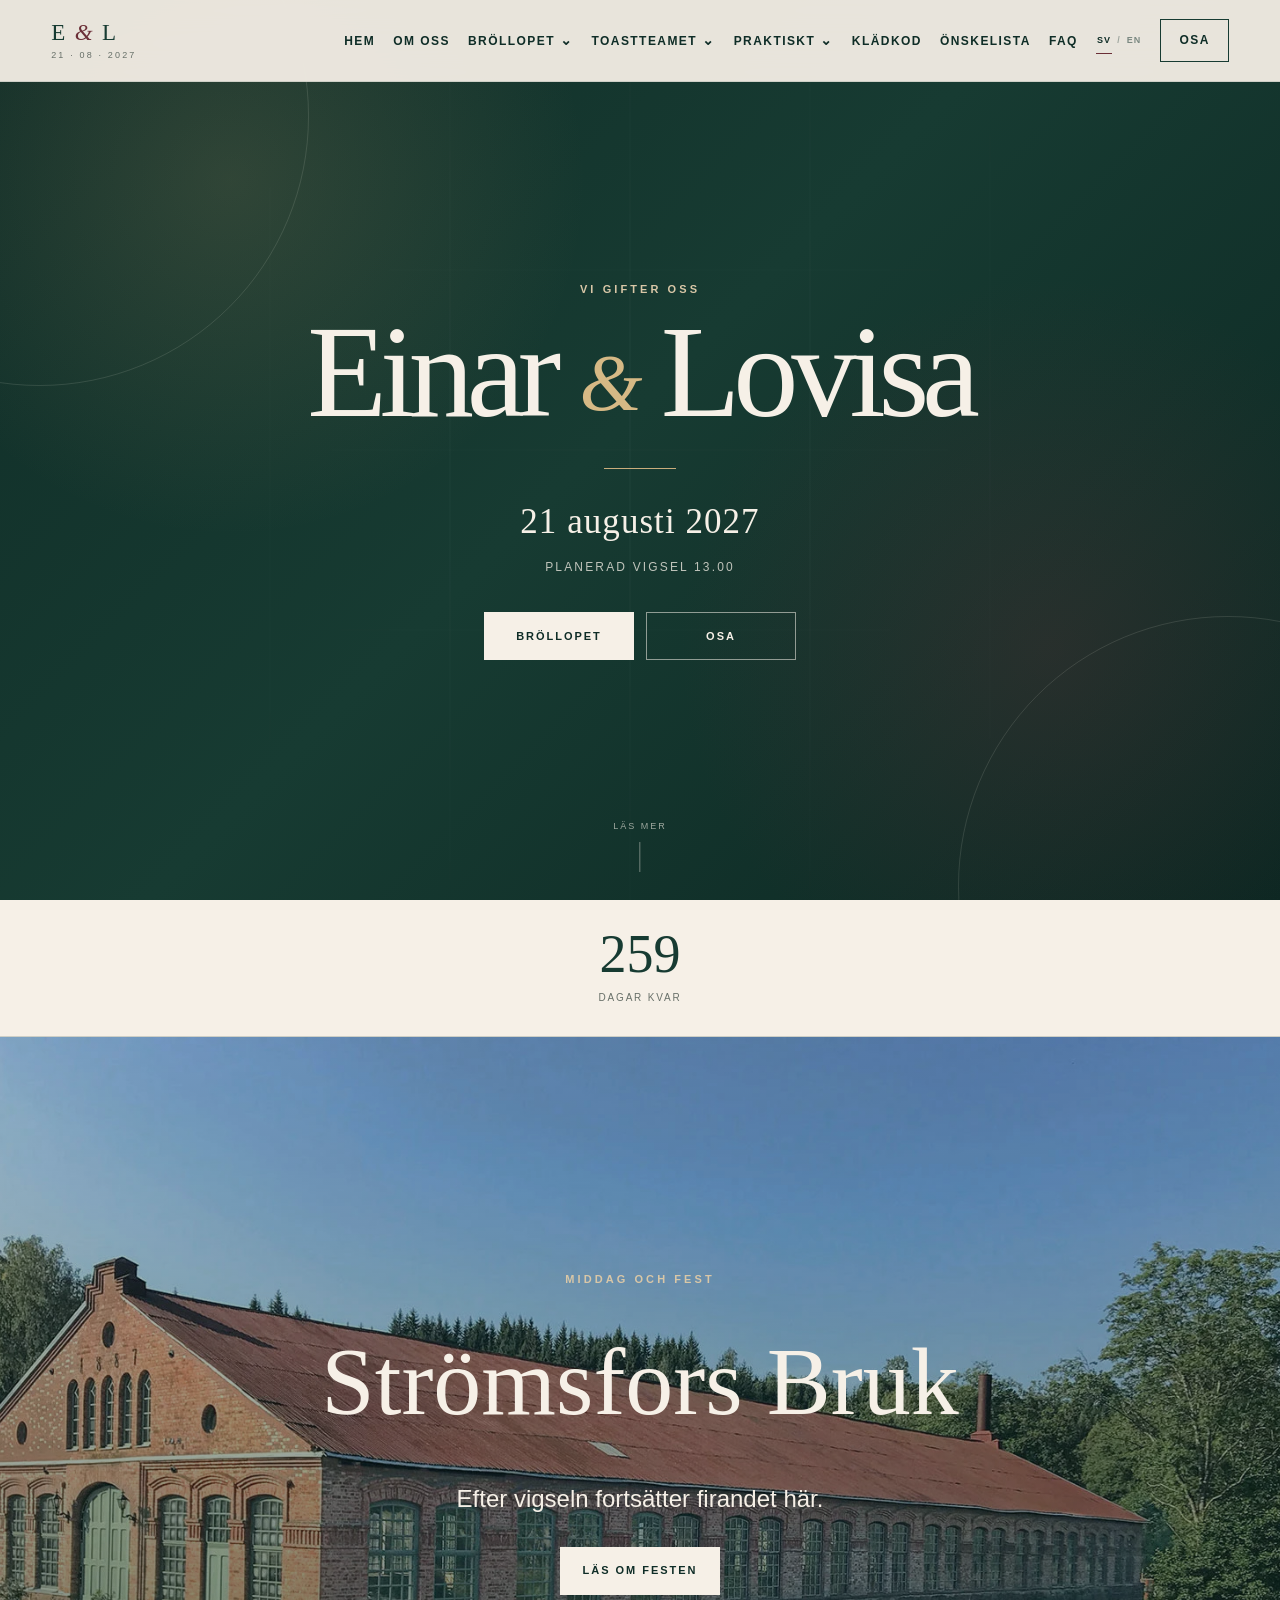
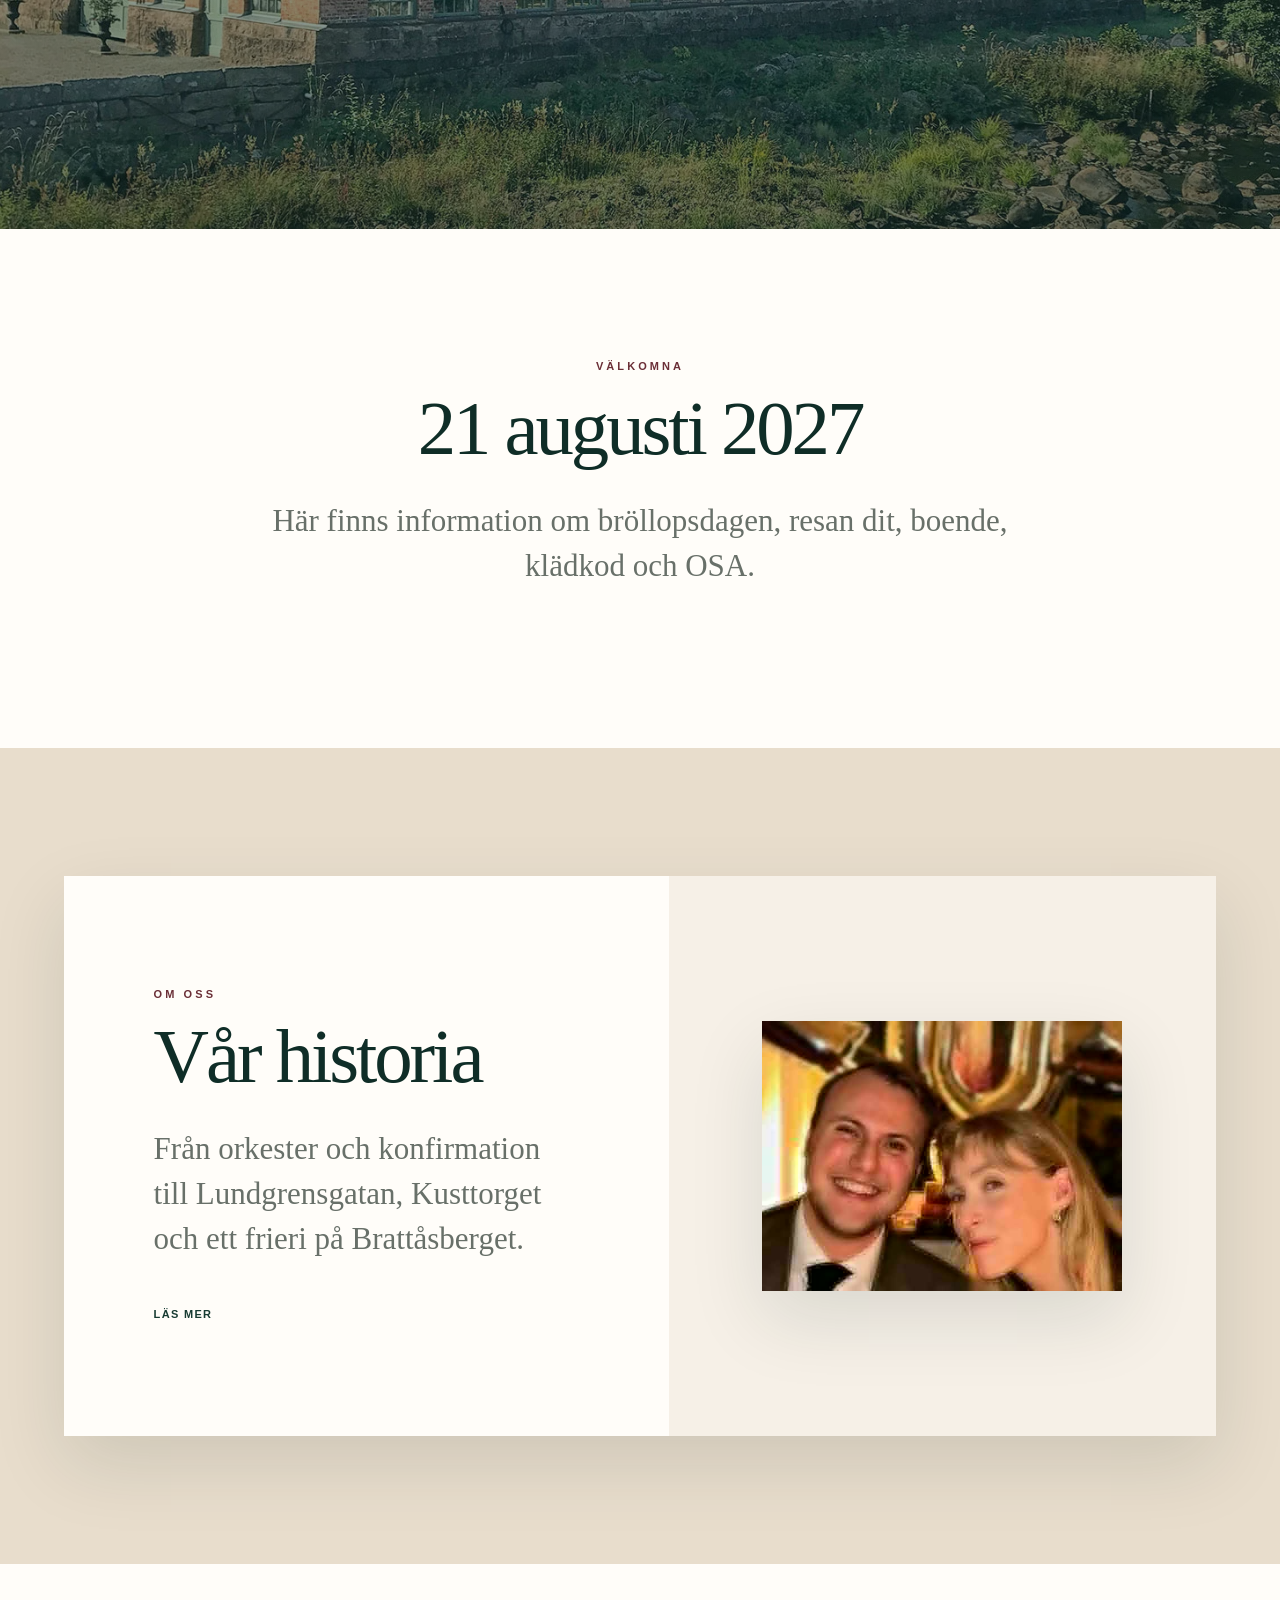
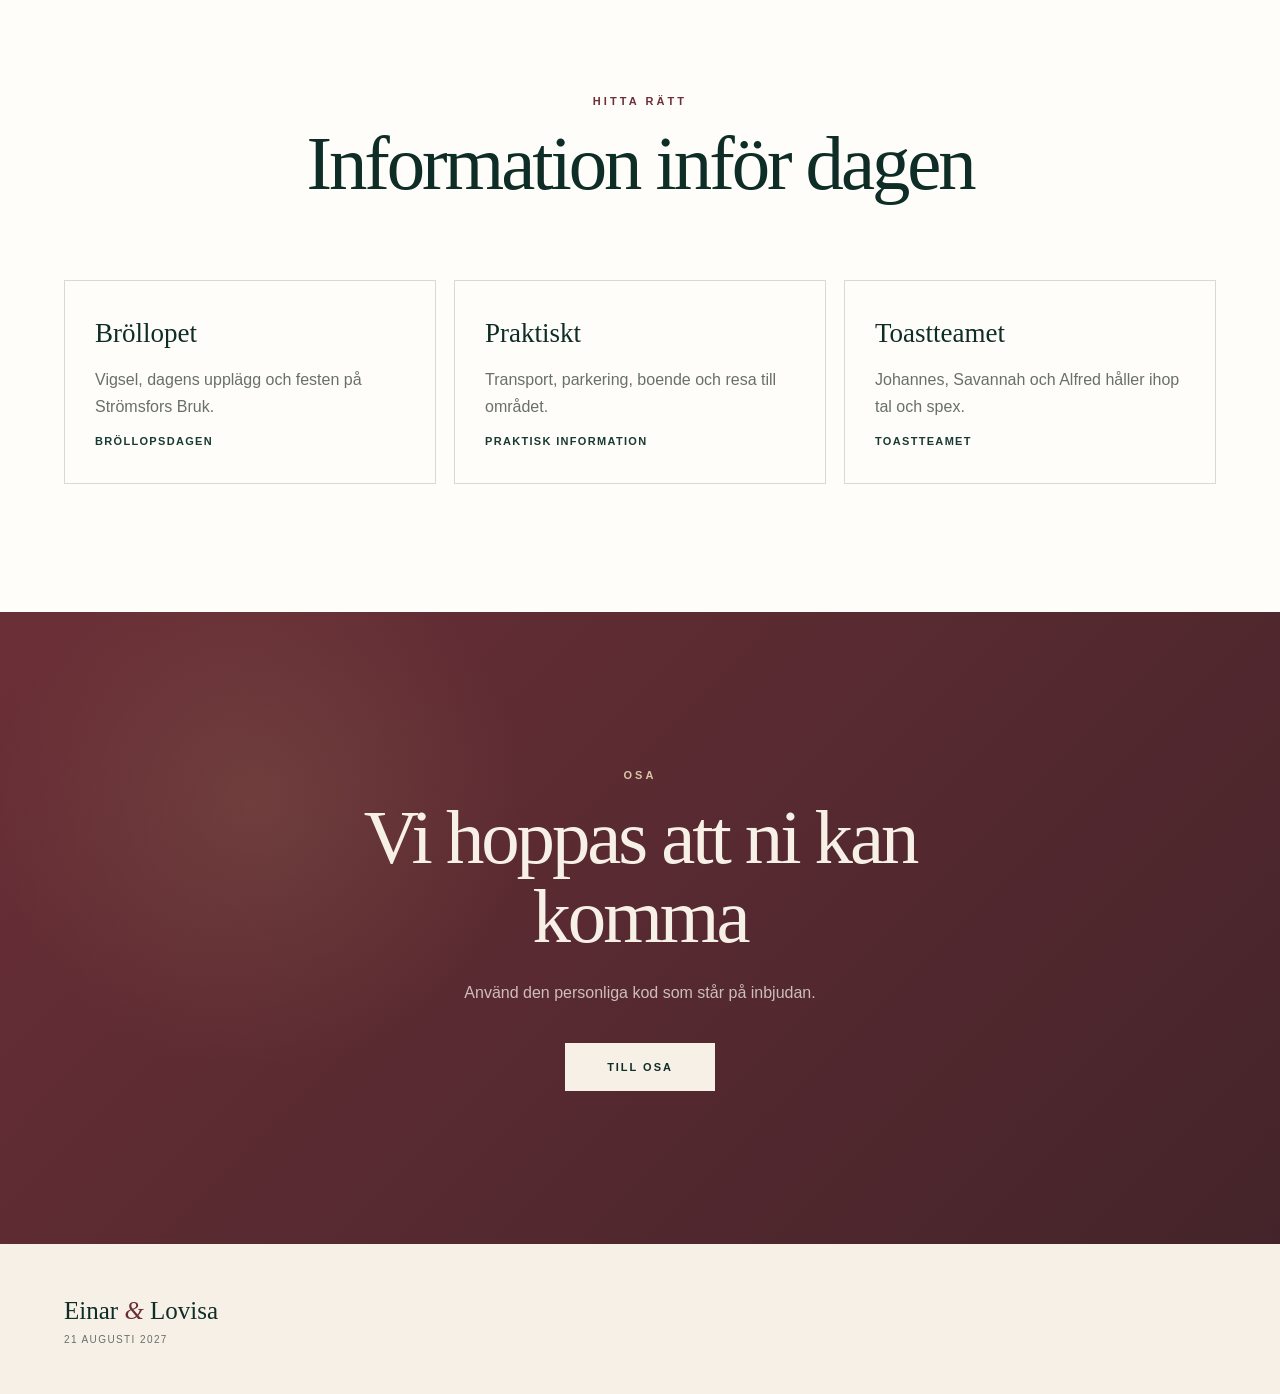
<file: index.html>
<!doctype html>
<html lang="sv">
<head>
  <meta charset="utf-8">
  <meta name="viewport" content="width=device-width, initial-scale=1">
  <meta name="description" content="Einar och Lovisa gifter sig den 21 augusti 2027. Här finns information inför bröllopet.">
  <meta name="theme-color" content="#173b32">
  <title>Einar & Lovisa | 21 augusti 2027</title>
  <link rel="stylesheet" href="styles.css">
  <link rel="stylesheet" href="extras.css">
  <link rel="stylesheet" href="polish.css">
  <script src="script.js" defer></script>
</head>
<body>
  <a class="skip-link" href="#main">Hoppa till innehållet</a>

  <header class="site-header" id="top">
    <a class="brand" href="index.html" aria-label="Einar och Lovisa, startsida">
      <span class="brand-mark">E <i>&</i> L</span>
      <span class="brand-date">21 · 08 · 2027</span>
    </a>

    <nav class="main-nav" aria-label="Huvudmeny">
      <a class="nav-link active" href="index.html">Hem</a>
      <a class="nav-link" href="om-oss.html">Om oss</a>
      <div class="nav-item has-dropdown">
        <button class="nav-link nav-button" type="button" aria-expanded="false">Bröllopet <span class="chevron" aria-hidden="true">⌄</span></button>
        <div class="dropdown" role="menu">
          <a href="brollopet.html" role="menuitem">Bröllopsdagen</a>
          <a href="brollopet.html#vigsel" role="menuitem">Vigseln</a>
          <a href="brollopet.html#fest" role="menuitem">Middag och fest</a>
        </div>
      </div>
      <div class="nav-item has-dropdown">
        <button class="nav-link nav-button" type="button" aria-expanded="false">Toastteamet <span class="chevron" aria-hidden="true">⌄</span></button>
        <div class="dropdown" role="menu">
          <a href="vart-folk.html" role="menuitem">Toastteamet</a>
          <a href="tal-spex.html" role="menuitem">Tal och spex</a>
        </div>
      </div>
      <div class="nav-item has-dropdown">
        <button class="nav-link nav-button" type="button" aria-expanded="false">Praktiskt <span class="chevron" aria-hidden="true">⌄</span></button>
        <div class="dropdown" role="menu">
          <a href="praktiskt.html#transport" role="menuitem">Transport</a>
          <a href="praktiskt.html#boende" role="menuitem">Boende</a>
          <a href="praktiskt.html#parkering" role="menuitem">Parkering</a>
          <a href="praktiskt.html#resa" role="menuitem">Resa hit</a>
        </div>
      </div>
      <a class="nav-link" href="kladkod.html">Klädkod</a>
      <a class="nav-link" href="onskelista.html">Önskelista</a>
      <a class="nav-link" href="faq.html">FAQ</a>
      <a class="nav-link nav-osa" href="osa.html">OSA</a>
    </nav>
  </header>

  <main id="main">
    <section class="hero" aria-labelledby="hero-title">
      <div class="hero-pattern" aria-hidden="true"></div>
      <div class="hero-content reveal">
        <p class="eyebrow light">Vi gifter oss</p>
        <h1 id="hero-title">Einar <span>&</span> Lovisa</h1>
        <div class="hero-rule" aria-hidden="true"></div>
        <p class="hero-date">21 augusti 2027</p>
        <p class="hero-place">Planerad vigsel 13.00</p>
        <div class="hero-actions">
          <a class="button button-light" href="brollopet.html">Bröllopet</a>
          <a class="button button-ghost" href="osa.html">OSA</a>
        </div>
      </div>
      <a class="scroll-cue" href="#stromsfors" aria-label="Fortsätt nedåt"><span>Läs mer</span><span class="scroll-line" aria-hidden="true"></span></a>
    </section>

    <section class="countdown-section" aria-label="Nedräkning till bröllopet">
      <div class="countdown countdown-days-only" data-countdown="2027-08-21T00:00:00+02:00">
        <div><strong data-days>0</strong><span>dagar kvar</span></div>
      </div>
    </section>

    <section class="home-venue-sheet" id="stromsfors">
      <div class="home-venue-overlay"></div>
      <div class="home-venue-copy reveal">
        <p class="eyebrow light">Middag och fest</p>
        <h2>Strömsfors Bruk</h2>
        <p>Efter vigseln fortsätter firandet här.</p>
        <a class="button button-light" href="brollopet.html#fest">Läs om festen</a>
      </div>
    </section>

    <section class="section intro" id="valkommen">
      <div class="narrow reveal">
        <p class="eyebrow">Välkomna</p>
        <h2>21 augusti 2027</h2>
        <p class="lead">Här finns information om bröllopsdagen, resan dit, boende, klädkod och OSA.</p>
      </div>
    </section>

    <section class="section section-warm">
      <div class="location-panel reveal">
        <div class="location-copy">
          <p class="eyebrow">Om oss</p>
          <h2>Vår historia</h2>
          <p class="lead">Från orkester och konfirmation till Lundgrensgatan, Kusttorget och ett frieri på Brattåsberget.</p>
          <a class="text-link" href="om-oss.html">Läs mer</a>
        </div>
        <div class="home-story-media"><img src="assets/einar-lovisa.jpg" alt="Einar och Lovisa"></div>
      </div>
    </section>

    <section class="section">
      <div class="section-heading reveal">
        <p class="eyebrow">Hitta rätt</p>
        <h2>Information inför dagen</h2>
      </div>
      <div class="mini-grid">
        <article class="mini-card reveal"><h3>Bröllopet</h3><p>Vigsel, dagens upplägg och festen på Strömsfors Bruk.</p><a class="text-link" href="brollopet.html">Bröllopsdagen</a></article>
        <article class="mini-card reveal"><h3>Praktiskt</h3><p>Transport, parkering, boende och resa till området.</p><a class="text-link" href="praktiskt.html">Praktisk information</a></article>
        <article class="mini-card reveal"><h3>Toastteamet</h3><p>Johannes, Savannah och Alfred håller ihop tal och spex.</p><a class="text-link" href="vart-folk.html">Toastteamet</a></article>
      </div>
    </section>

    <section class="rsvp-banner">
      <div class="reveal">
        <p class="eyebrow light">OSA</p>
        <h2>Vi hoppas att ni kan komma</h2>
        <p>Använd den personliga kod som står på inbjudan.</p>
        <a class="button button-light" href="osa.html">Till OSA</a>
      </div>
    </section>
  </main>

  <footer class="site-footer home-footer">
    <div><strong>Einar <i>&</i> Lovisa</strong><span>21 augusti 2027</span></div>
  </footer>
</body>
</html>
</file>
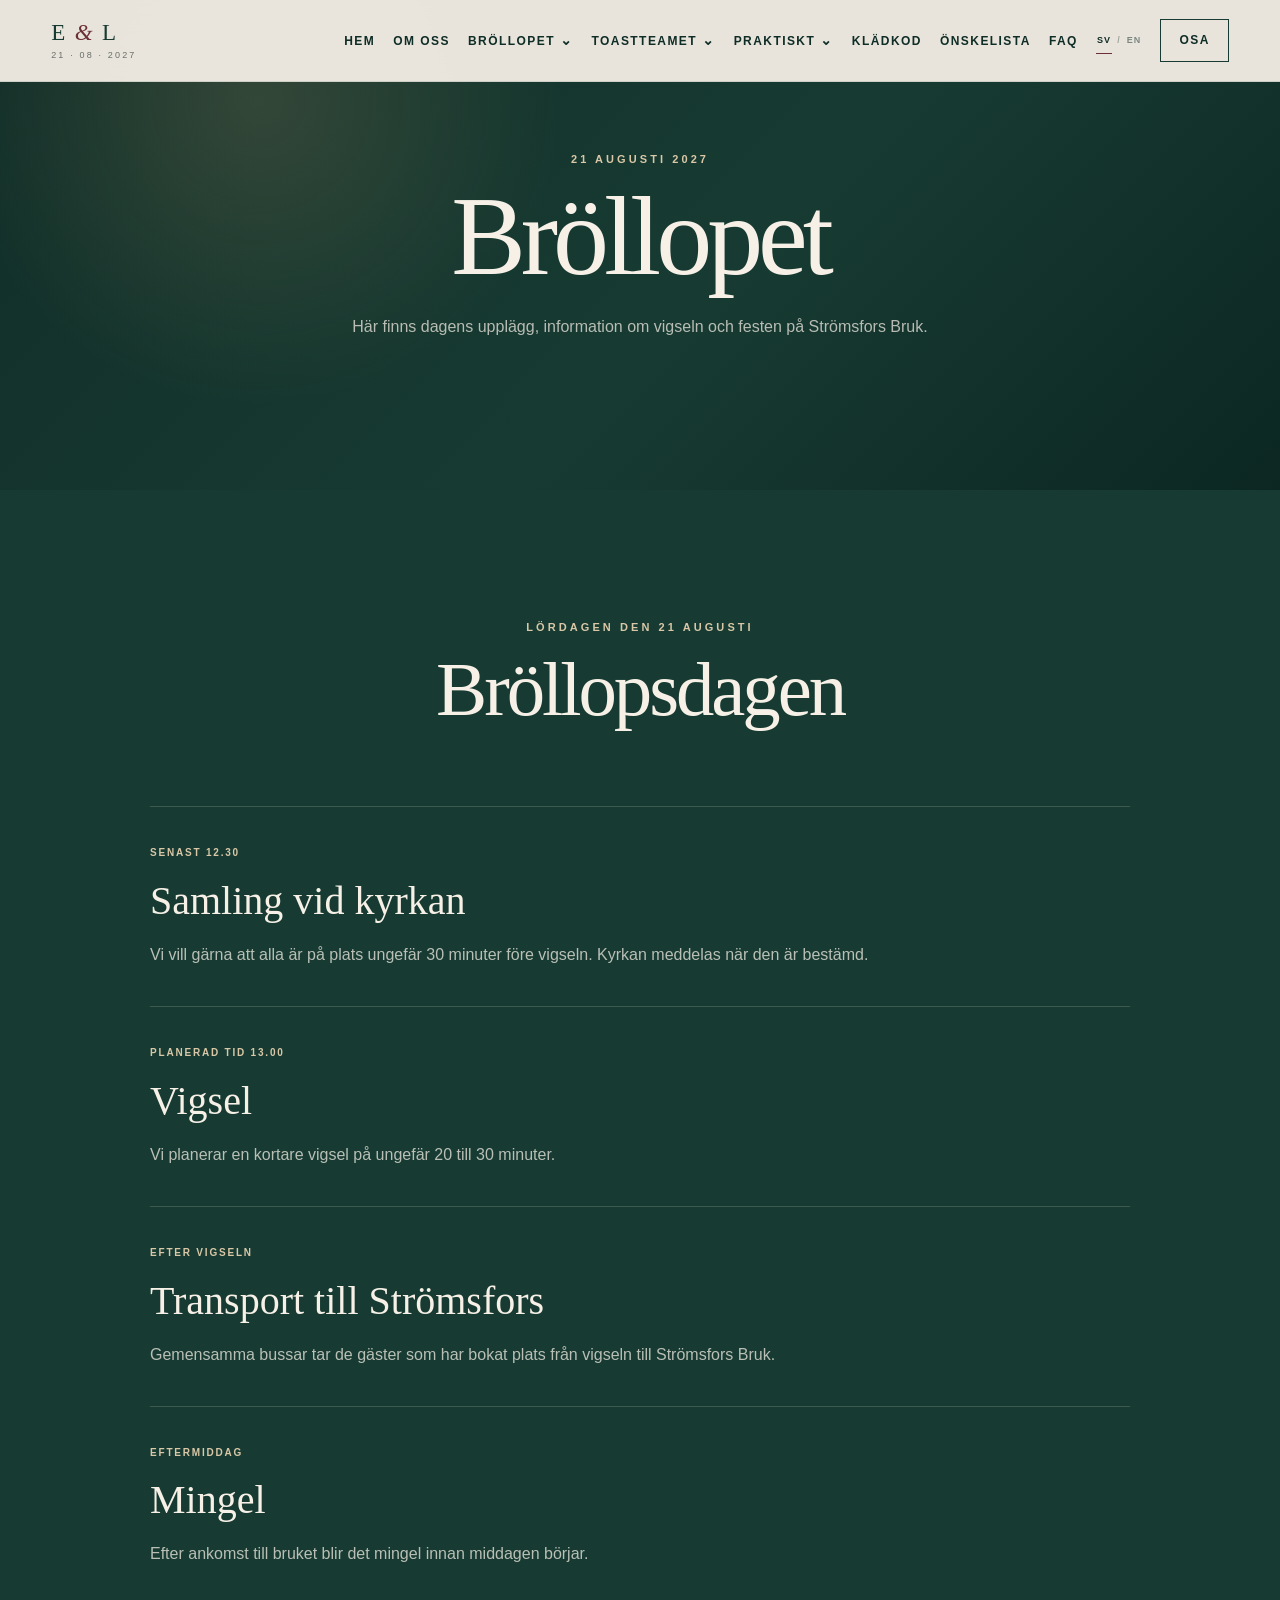
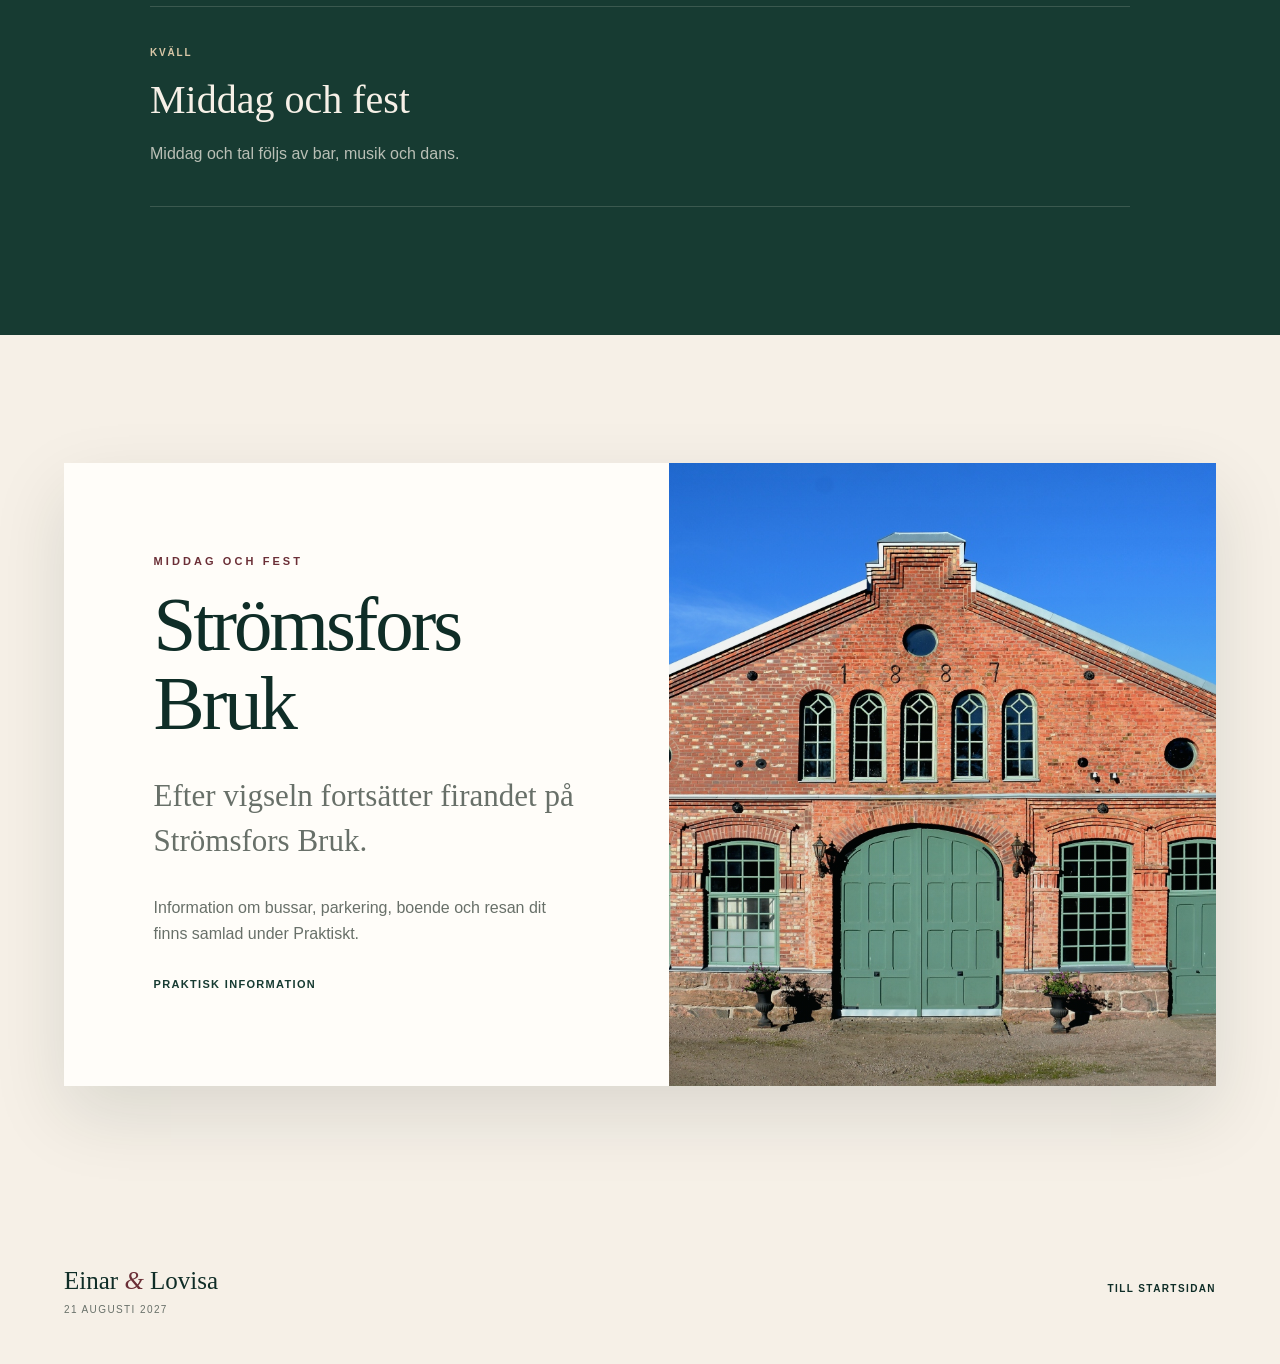
<file: brollopet.html>
<!doctype html>
<html lang="sv">
<head>
  <meta charset="utf-8">
  <meta name="viewport" content="width=device-width, initial-scale=1">
  <meta name="description" content="Information om Einar och Lovisas bröllopsdag den 21 augusti 2027.">
  <meta name="theme-color" content="#173b32">
  <title>Bröllopet | Einar & Lovisa</title>
  <link rel="stylesheet" href="styles.css">
  <link rel="stylesheet" href="extras.css">
  <link rel="stylesheet" href="polish.css">
  <script src="script.js" defer></script>
</head>
<body class="subpage">
  <header class="site-header" id="top">
    <a class="brand" href="index.html" aria-label="Einar och Lovisa, startsida"><span class="brand-mark">E <i>&</i> L</span><span class="brand-date">21 · 08 · 2027</span></a>
    <nav class="main-nav" aria-label="Huvudmeny">
      <a class="nav-link" href="index.html">Hem</a>
      <a class="nav-link" href="om-oss.html">Om oss</a>
      <div class="nav-item has-dropdown"><button class="nav-link nav-button active" type="button" aria-expanded="false">Bröllopet <span class="chevron" aria-hidden="true">⌄</span></button><div class="dropdown" role="menu"><a href="brollopet.html" role="menuitem">Bröllopsdagen</a><a href="#vigsel" role="menuitem">Vigseln</a><a href="#fest" role="menuitem">Middag och fest</a></div></div>
      <div class="nav-item has-dropdown"><button class="nav-link nav-button" type="button" aria-expanded="false">Toastteamet <span class="chevron" aria-hidden="true">⌄</span></button><div class="dropdown" role="menu"><a href="vart-folk.html" role="menuitem">Toastteamet</a><a href="tal-spex.html" role="menuitem">Tal och spex</a></div></div>
      <div class="nav-item has-dropdown"><button class="nav-link nav-button" type="button" aria-expanded="false">Praktiskt <span class="chevron" aria-hidden="true">⌄</span></button><div class="dropdown" role="menu"><a href="praktiskt.html#transport" role="menuitem">Transport</a><a href="praktiskt.html#boende" role="menuitem">Boende</a><a href="praktiskt.html#parkering" role="menuitem">Parkering</a><a href="praktiskt.html#resa" role="menuitem">Resa hit</a></div></div>
      <a class="nav-link" href="kladkod.html">Klädkod</a>
      <a class="nav-link" href="onskelista.html">Önskelista</a>
      <a class="nav-link" href="faq.html">FAQ</a>
      <a class="nav-link nav-osa" href="osa.html">OSA</a>
    </nav>
  </header>

  <main>
    <section class="page-hero">
      <p class="eyebrow light">21 augusti 2027</p>
      <h1>Bröllopet</h1>
      <p>Här finns dagens upplägg, information om vigseln och festen på Strömsfors Bruk.</p>
    </section>

    <section class="section section-green" id="dagen">
      <div class="section-heading reveal">
        <p class="eyebrow light">Lördagen den 21 augusti</p>
        <h2>Bröllopsdagen</h2>
      </div>
      <div class="timeline">
        <article class="timeline-item reveal" id="vigsel"><div><p class="timeline-time">Senast 12.30</p><h3>Samling vid kyrkan</h3><p>Vi vill gärna att alla är på plats ungefär 30 minuter före vigseln. Kyrkan meddelas när den är bestämd.</p></div></article>
        <article class="timeline-item reveal"><div><p class="timeline-time">Planerad tid 13.00</p><h3>Vigsel</h3><p>Vi planerar en kortare vigsel på ungefär 20 till 30 minuter.</p></div></article>
        <article class="timeline-item reveal"><div><p class="timeline-time">Efter vigseln</p><h3>Transport till Strömsfors</h3><p>Gemensamma bussar tar de gäster som har bokat plats från vigseln till Strömsfors Bruk.</p></div></article>
        <article class="timeline-item reveal"><div><p class="timeline-time">Eftermiddag</p><h3>Mingel</h3><p>Efter ankomst till bruket blir det mingel innan middagen börjar.</p></div></article>
        <article class="timeline-item reveal" id="fest"><div><p class="timeline-time">Kväll</p><h3>Middag och fest</h3><p>Middag och tal följs av bar, musik och dans.</p></div></article>
      </div>
    </section>

    <section class="section location-section">
      <div class="location-panel reveal">
        <div class="location-copy">
          <p class="eyebrow">Middag och fest</p>
          <h2>Strömsfors Bruk</h2>
          <p class="lead">Efter vigseln fortsätter firandet på Strömsfors Bruk.</p>
          <p>Information om bussar, parkering, boende och resan dit finns samlad under Praktiskt.</p>
          <a class="text-link" href="praktiskt.html">Praktisk information</a>
        </div>
        <div class="location-art" role="img" aria-label="Strömsfors Bruk"></div>
      </div>
    </section>
  </main>

  <footer class="site-footer"><div><strong>Einar <i>&</i> Lovisa</strong><span>21 augusti 2027</span></div><a href="index.html">Till startsidan</a></footer>
</body>
</html>
</file>
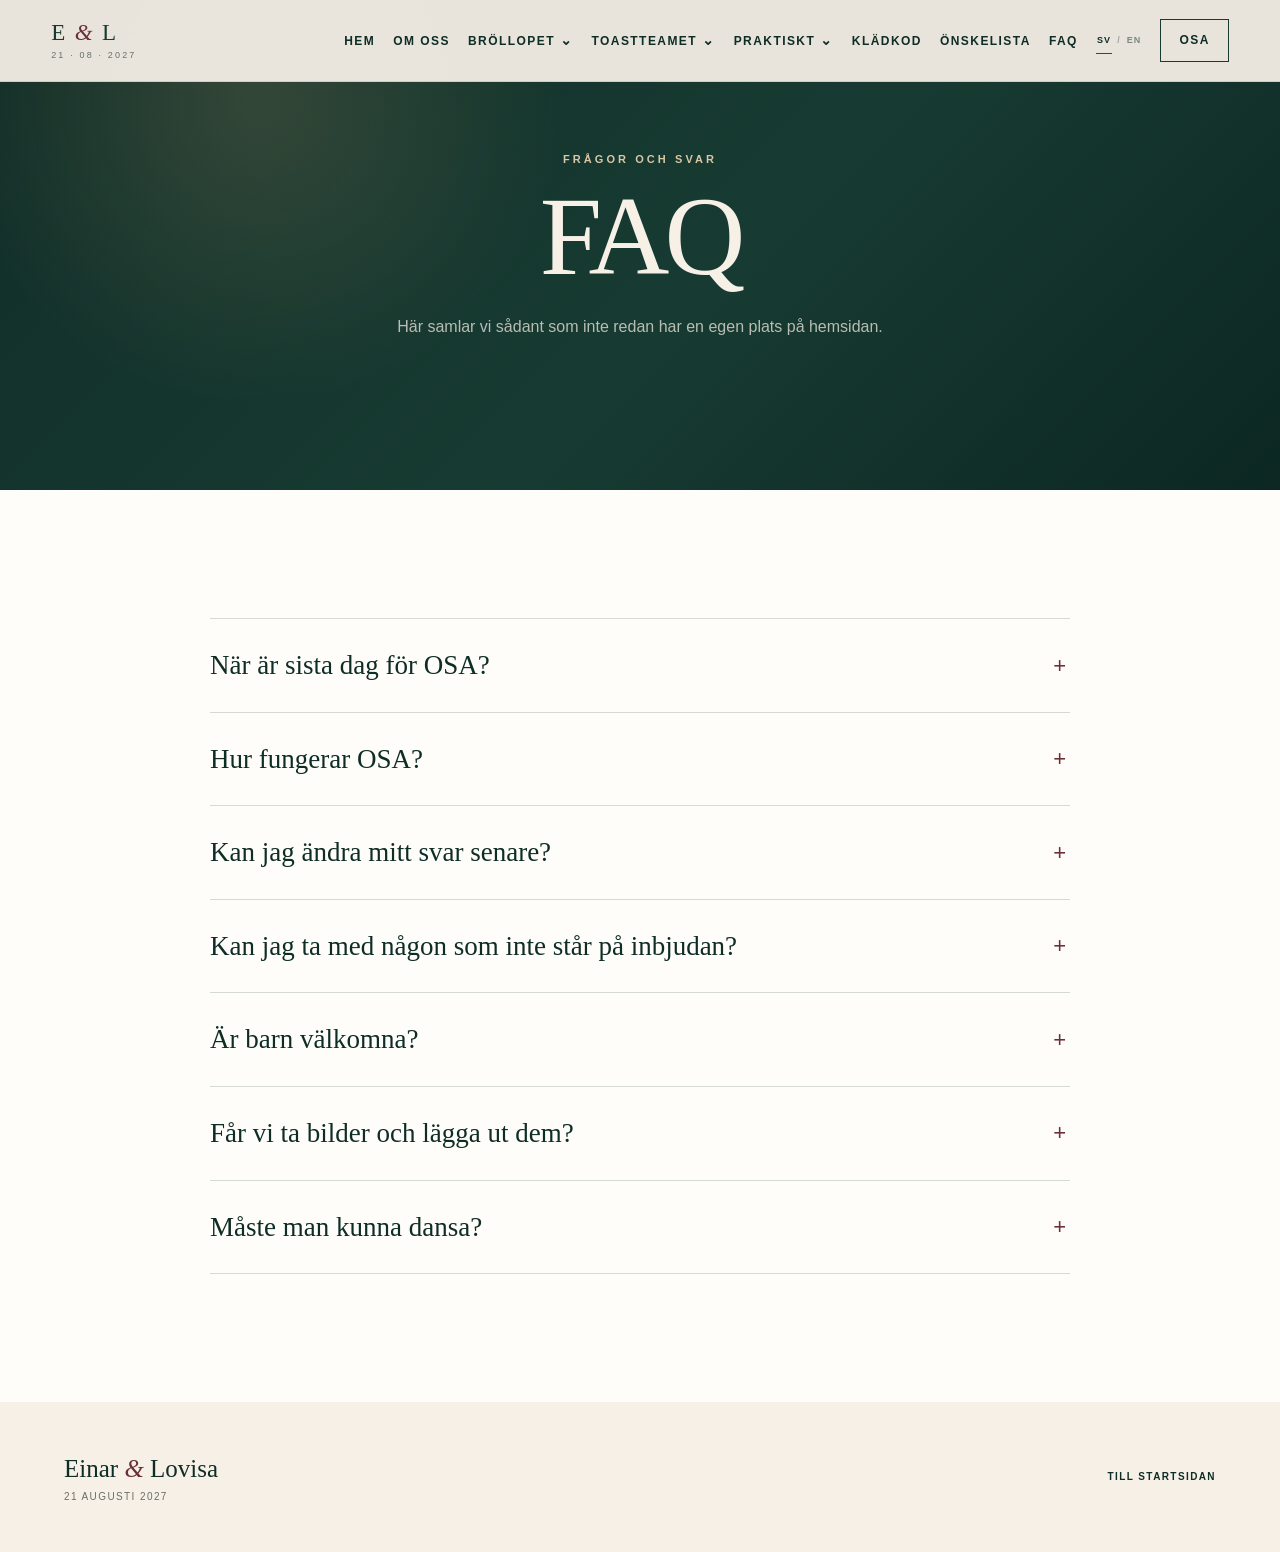
<file: faq.html>
<!doctype html>
<html lang="sv">
<head>
  <meta charset="utf-8">
  <meta name="viewport" content="width=device-width, initial-scale=1">
  <meta name="description" content="Vanliga frågor inför Einar och Lovisas bröllop den 21 augusti 2027.">
  <meta name="theme-color" content="#173b32">
  <title>FAQ | Einar & Lovisa</title>
  <link rel="stylesheet" href="styles.css">
  <link rel="stylesheet" href="extras.css">
  <link rel="stylesheet" href="polish.css">
  <script src="script.js" defer></script>
</head>
<body class="subpage">
  <header class="site-header" id="top">
    <a class="brand" href="index.html" aria-label="Einar och Lovisa, startsida"><span class="brand-mark">E <i>&</i> L</span><span class="brand-date">21 · 08 · 2027</span></a>
    <nav class="main-nav" aria-label="Huvudmeny">
      <a class="nav-link" href="index.html">Hem</a>
      <a class="nav-link" href="om-oss.html">Om oss</a>
      <div class="nav-item has-dropdown"><button class="nav-link nav-button" type="button" aria-expanded="false">Bröllopet <span class="chevron" aria-hidden="true">⌄</span></button><div class="dropdown" role="menu"><a href="brollopet.html" role="menuitem">Bröllopsdagen</a><a href="brollopet.html#vigsel" role="menuitem">Vigseln</a><a href="brollopet.html#fest" role="menuitem">Middag och fest</a></div></div>
      <div class="nav-item has-dropdown"><button class="nav-link nav-button" type="button" aria-expanded="false">Toastteamet <span class="chevron" aria-hidden="true">⌄</span></button><div class="dropdown" role="menu"><a href="vart-folk.html" role="menuitem">Toastteamet</a><a href="tal-spex.html" role="menuitem">Tal och spex</a></div></div>
      <div class="nav-item has-dropdown"><button class="nav-link nav-button" type="button" aria-expanded="false">Praktiskt <span class="chevron" aria-hidden="true">⌄</span></button><div class="dropdown" role="menu"><a href="praktiskt.html#transport" role="menuitem">Transport</a><a href="praktiskt.html#boende" role="menuitem">Boende</a><a href="praktiskt.html#parkering" role="menuitem">Parkering</a><a href="praktiskt.html#resa" role="menuitem">Resa hit</a></div></div>
      <a class="nav-link" href="kladkod.html">Klädkod</a>
      <a class="nav-link" href="onskelista.html">Önskelista</a>
      <a class="nav-link active" href="faq.html">FAQ</a>
      <a class="nav-link nav-osa" href="osa.html">OSA</a>
    </nav>
  </header>

  <main>
    <section class="page-hero">
      <p class="eyebrow light">Frågor och svar</p>
      <h1>FAQ</h1>
      <p>Här samlar vi sådant som inte redan har en egen plats på hemsidan.</p>
    </section>

    <section class="section">
      <div class="faq-list reveal">
        <details><summary>När är sista dag för OSA?</summary><p>Sista svarsdag är 31 mars 2027.</p></details>
        <details><summary>Hur fungerar OSA?</summary><p>Varje inbjudan får en personlig kod. När koden skrivs in visas de namngivna personer som hör till just den inbjudan och varje person svarar individuellt.</p></details>
        <details><summary>Kan jag ändra mitt svar senare?</summary><p>Ja. Samma personliga kod kan användas igen fram till 31 mars 2027. Efter det kontaktar ni oss om något har förändrats.</p></details>
        <details><summary>Kan jag ta med någon som inte står på inbjudan?</summary><p>Nej. Inbjudan gäller de personer vars namn står på inbjudan.</p></details>
        <details><summary>Är barn välkomna?</summary><p>Bröllopet är planerat som ett vuxenbröllop. Om ett barn är inbjudet står barnets namn på inbjudan.</p></details>
        <details><summary>Får vi ta bilder och lägga ut dem?</summary><p>Ja. Vi har inga särskilda regler för sociala medier i nuläget. Vi planerar också ett gemensamt fotoalbum för gästerna.</p></details>
        <details><summary>Måste man kunna dansa?</summary><p>Nej. Rimligt självförtroende räcker långt.</p></details>
      </div>
    </section>
  </main>

  <footer class="site-footer"><div><strong>Einar <i>&</i> Lovisa</strong><span>21 augusti 2027</span></div><a href="index.html">Till startsidan</a></footer>
</body>
</html>
</file>
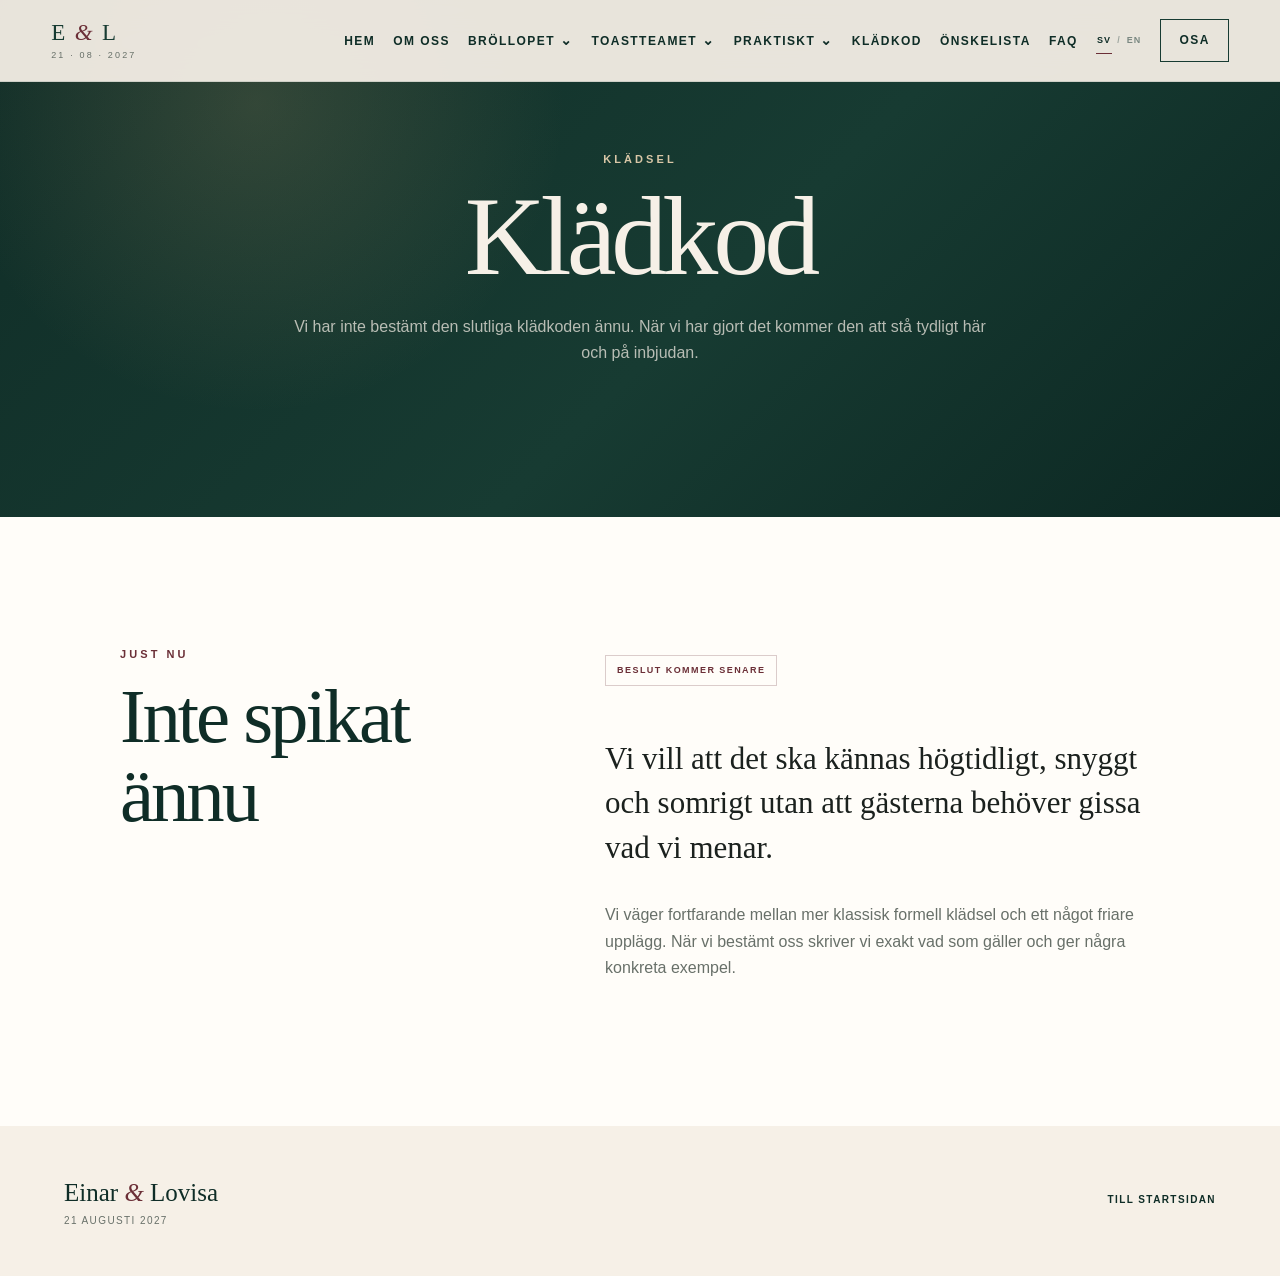
<file: kladkod.html>
<!doctype html>
<html lang="sv">
<head>
  <meta charset="utf-8">
  <meta name="viewport" content="width=device-width, initial-scale=1">
  <meta name="description" content="Klädkod för Einar och Lovisas bröllop den 21 augusti 2027.">
  <meta name="theme-color" content="#173b32">
  <title>Klädkod | Einar & Lovisa</title>
  <link rel="stylesheet" href="styles.css">
  <link rel="stylesheet" href="extras.css">
  <link rel="stylesheet" href="polish.css">
  <script src="script.js" defer></script>
</head>
<body class="subpage">
  <header class="site-header" id="top">
    <a class="brand" href="index.html" aria-label="Einar och Lovisa, startsida"><span class="brand-mark">E <i>&</i> L</span><span class="brand-date">21 · 08 · 2027</span></a>
    <nav class="main-nav" aria-label="Huvudmeny">
      <a class="nav-link" href="index.html">Hem</a>
      <a class="nav-link" href="om-oss.html">Om oss</a>
      <div class="nav-item has-dropdown"><button class="nav-link nav-button" type="button" aria-expanded="false">Bröllopet <span class="chevron" aria-hidden="true">⌄</span></button><div class="dropdown" role="menu"><a href="brollopet.html" role="menuitem">Bröllopsdagen</a><a href="brollopet.html#vigsel" role="menuitem">Vigseln</a><a href="brollopet.html#fest" role="menuitem">Middag och fest</a></div></div>
      <div class="nav-item has-dropdown"><button class="nav-link nav-button" type="button" aria-expanded="false">Toastteamet <span class="chevron" aria-hidden="true">⌄</span></button><div class="dropdown" role="menu"><a href="vart-folk.html" role="menuitem">Toastteamet</a><a href="tal-spex.html" role="menuitem">Tal och spex</a></div></div>
      <div class="nav-item has-dropdown"><button class="nav-link nav-button" type="button" aria-expanded="false">Praktiskt <span class="chevron" aria-hidden="true">⌄</span></button><div class="dropdown" role="menu"><a href="praktiskt.html#transport" role="menuitem">Transport</a><a href="praktiskt.html#boende" role="menuitem">Boende</a><a href="praktiskt.html#parkering" role="menuitem">Parkering</a><a href="praktiskt.html#resa" role="menuitem">Resa hit</a></div></div>
      <a class="nav-link active" href="kladkod.html">Klädkod</a>
      <a class="nav-link" href="faq.html">FAQ</a>
      <a class="nav-link nav-osa" href="osa.html">OSA</a>
    </nav>
  </header>

  <main>
    <section class="page-hero">
      <p class="eyebrow light">Klädsel</p>
      <h1>Klädkod</h1>
      <p>Vi har inte bestämt den slutliga klädkoden ännu. När vi har gjort det kommer den att stå tydligt här och på inbjudan.</p>
    </section>

    <section class="section dress-section">
      <div class="dress-layout">
        <div class="reveal"><p class="eyebrow">Just nu</p><h2>Inte spikat ännu</h2></div>
        <div class="dress-copy reveal">
          <p class="status-pill">Beslut kommer senare</p>
          <p class="lead">Vi vill att det ska kännas högtidligt, snyggt och somrigt utan att gästerna behöver gissa vad vi menar.</p>
          <p>Vi väger fortfarande mellan mer klassisk formell klädsel och ett något friare upplägg. När vi bestämt oss skriver vi exakt vad som gäller och ger några konkreta exempel.</p>
        </div>
      </div>
    </section>
  </main>

  <footer class="site-footer"><div><strong>Einar <i>&</i> Lovisa</strong><span>21 augusti 2027</span></div><a href="index.html">Till startsidan</a></footer>
</body>
</html>
</file>
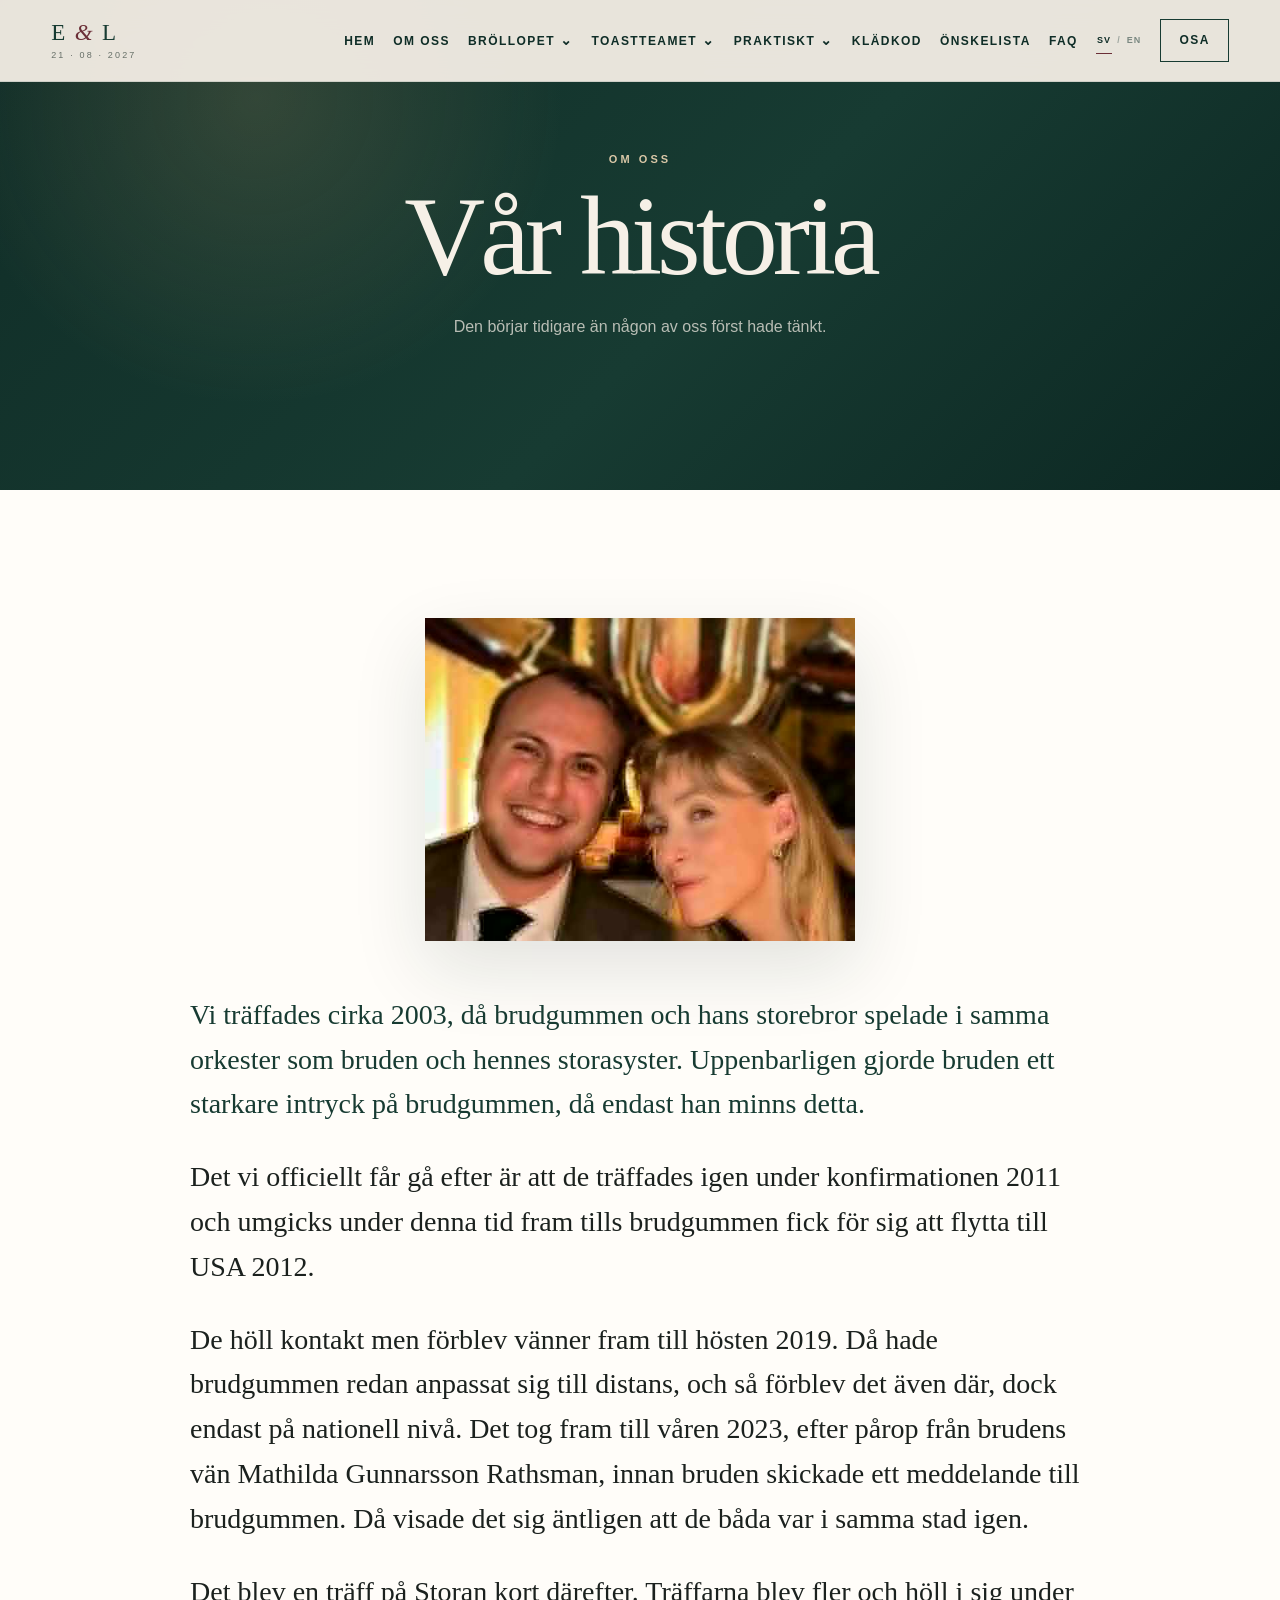
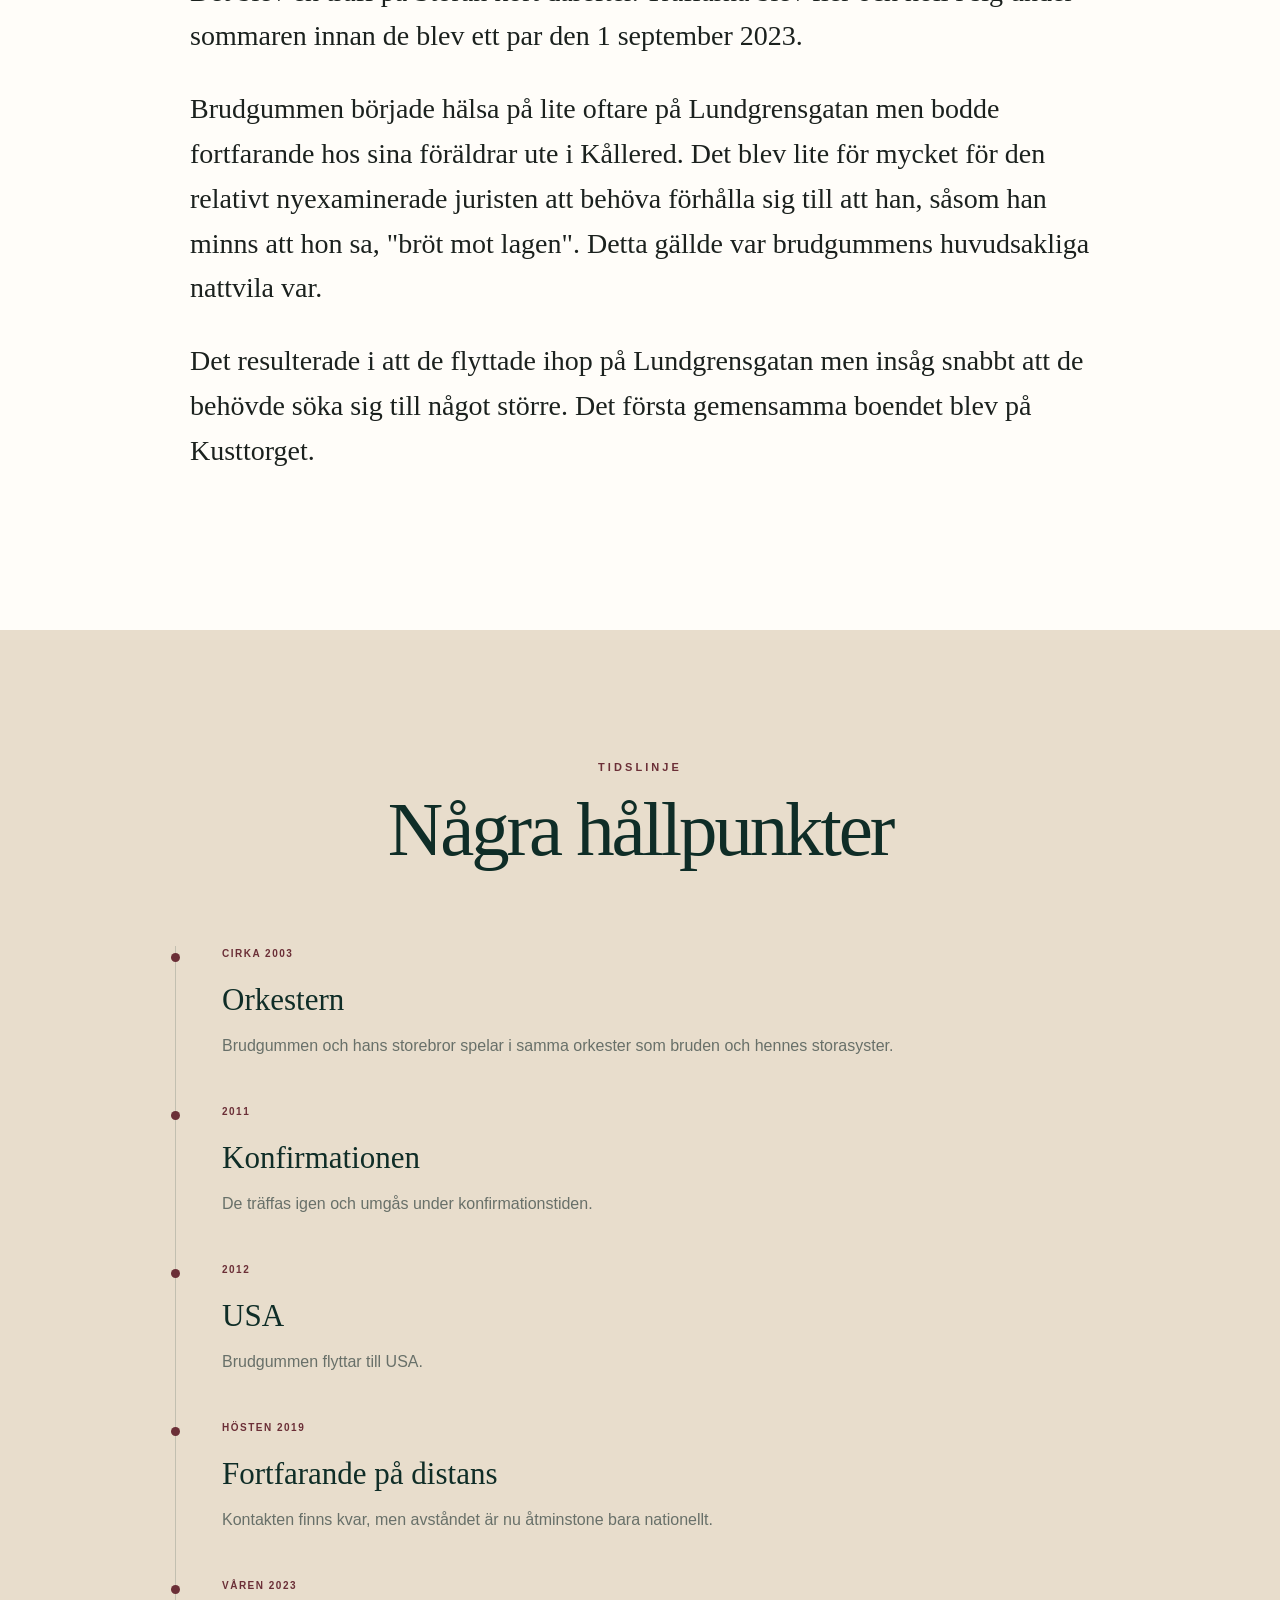
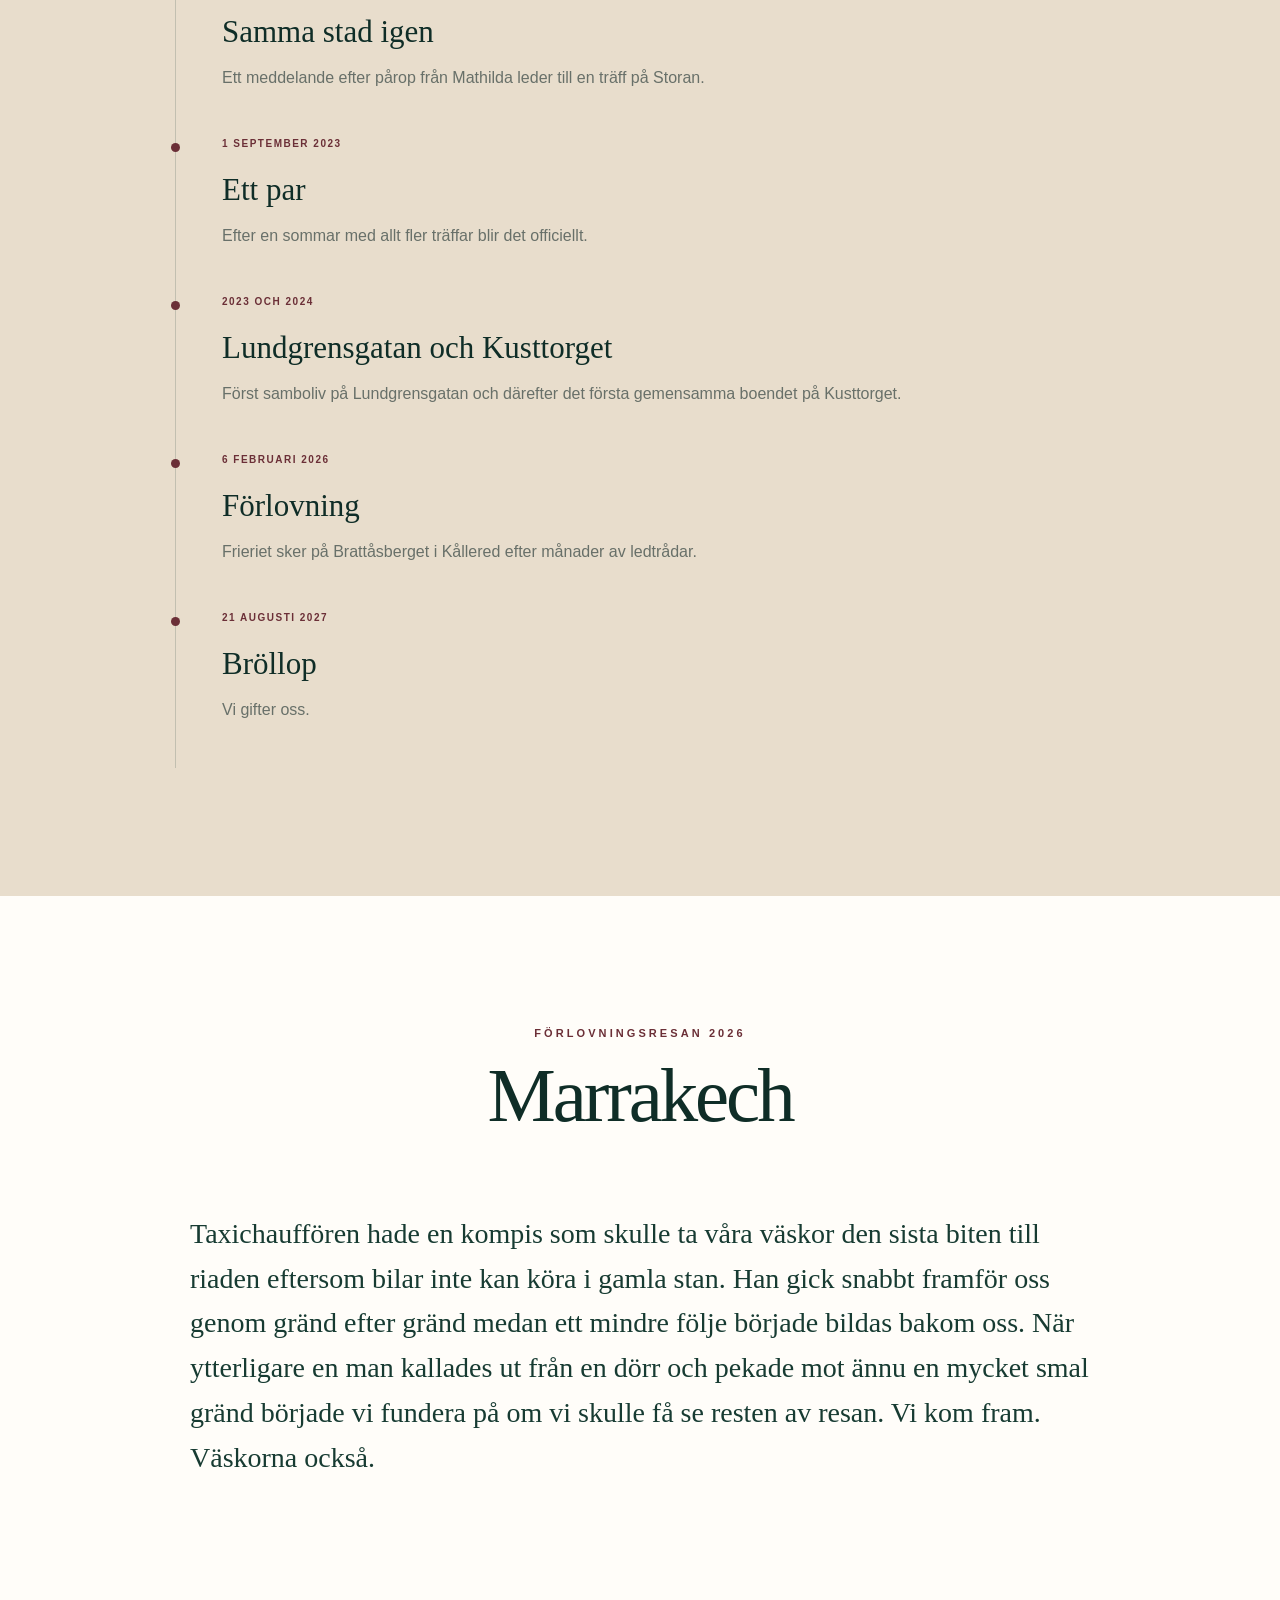
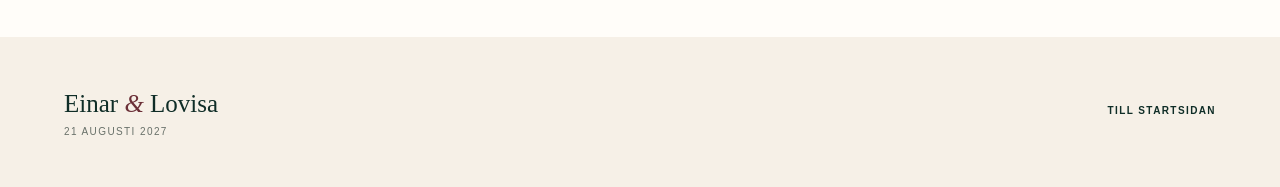
<file: om-oss.html>
<!doctype html>
<html lang="sv">
<head>
  <meta charset="utf-8">
  <meta name="viewport" content="width=device-width, initial-scale=1">
  <meta name="description" content="Historien om Einar och Lovisa inför bröllopet den 21 augusti 2027.">
  <meta name="theme-color" content="#173b32">
  <title>Om oss | Einar & Lovisa</title>
  <link rel="stylesheet" href="styles.css">
  <link rel="stylesheet" href="extras.css">
  <link rel="stylesheet" href="polish.css">
  <script src="script.js" defer></script>
</head>
<body class="subpage">
  <header class="site-header" id="top">
    <a class="brand" href="index.html" aria-label="Einar och Lovisa, startsida"><span class="brand-mark">E <i>&</i> L</span><span class="brand-date">21 · 08 · 2027</span></a>
    <nav class="main-nav" aria-label="Huvudmeny">
      <a class="nav-link" href="index.html">Hem</a>
      <a class="nav-link active" href="om-oss.html">Om oss</a>
      <div class="nav-item has-dropdown"><button class="nav-link nav-button" type="button" aria-expanded="false">Bröllopet <span class="chevron" aria-hidden="true">⌄</span></button><div class="dropdown" role="menu"><a href="brollopet.html" role="menuitem">Bröllopsdagen</a><a href="brollopet.html#vigsel" role="menuitem">Vigseln</a><a href="brollopet.html#fest" role="menuitem">Middag och fest</a></div></div>
      <div class="nav-item has-dropdown"><button class="nav-link nav-button" type="button" aria-expanded="false">Toastteamet <span class="chevron" aria-hidden="true">⌄</span></button><div class="dropdown" role="menu"><a href="vart-folk.html" role="menuitem">Toastteamet</a><a href="tal-spex.html" role="menuitem">Tal och spex</a></div></div>
      <div class="nav-item has-dropdown"><button class="nav-link nav-button" type="button" aria-expanded="false">Praktiskt <span class="chevron" aria-hidden="true">⌄</span></button><div class="dropdown" role="menu"><a href="praktiskt.html#transport" role="menuitem">Transport</a><a href="praktiskt.html#boende" role="menuitem">Boende</a><a href="praktiskt.html#parkering" role="menuitem">Parkering</a><a href="praktiskt.html#resa" role="menuitem">Resa hit</a></div></div>
      <a class="nav-link" href="kladkod.html">Klädkod</a>
      <a class="nav-link" href="faq.html">FAQ</a>
      <a class="nav-link nav-osa" href="osa.html">OSA</a>
    </nav>
  </header>

  <main>
    <section class="page-hero">
      <p class="eyebrow light">Om oss</p>
      <h1>Vår historia</h1>
      <p>Den börjar tidigare än någon av oss först hade tänkt.</p>
    </section>

    <section class="section" id="historia">
      <img class="story-main-photo reveal" src="assets/einar-lovisa.jpg" alt="Einar och Lovisa">
      <div class="story-wrap reveal">
        <p>Vi träffades cirka 2003, då brudgummen och hans storebror spelade i samma orkester som bruden och hennes storasyster. Uppenbarligen gjorde bruden ett starkare intryck på brudgummen, då endast han minns detta.</p>

        <p>Det vi officiellt får gå efter är att de träffades igen under konfirmationen 2011 och umgicks under denna tid fram tills brudgummen fick för sig att flytta till USA 2012.</p>

        <p>De höll kontakt men förblev vänner fram till hösten 2019. Då hade brudgummen redan anpassat sig till distans, och så förblev det även där, dock endast på nationell nivå. Det tog fram till våren 2023, efter pårop från brudens vän Mathilda Gunnarsson Rathsman, innan bruden skickade ett meddelande till brudgummen. Då visade det sig äntligen att de båda var i samma stad igen.</p>

        <p>Det blev en träff på Storan kort därefter. Träffarna blev fler och höll i sig under sommaren innan de blev ett par den 1 september 2023.</p>

        <p>Brudgummen började hälsa på lite oftare på Lundgrensgatan men bodde fortfarande hos sina föräldrar ute i Kållered. Det blev lite för mycket för den relativt nyexaminerade juristen att behöva förhålla sig till att han, såsom han minns att hon sa, "bröt mot lagen". Detta gällde var brudgummens huvudsakliga nattvila var.</p>

        <p>Det resulterade i att de flyttade ihop på Lundgrensgatan men insåg snabbt att de behövde söka sig till något större. Det första gemensamma boendet blev på Kusttorget.</p>
      </div>
    </section>

    <section class="section section-warm" id="tidslinje">
      <div class="section-heading reveal"><p class="eyebrow">Tidslinje</p><h2>Några hållpunkter</h2></div>
      <div class="story-timeline">
        <article class="story-event reveal"><span class="story-year">Cirka 2003</span><h3>Orkestern</h3><p>Brudgummen och hans storebror spelar i samma orkester som bruden och hennes storasyster.</p></article>
        <article class="story-event reveal"><span class="story-year">2011</span><h3>Konfirmationen</h3><p>De träffas igen och umgås under konfirmationstiden.</p></article>
        <article class="story-event reveal"><span class="story-year">2012</span><h3>USA</h3><p>Brudgummen flyttar till USA.</p></article>
        <article class="story-event reveal"><span class="story-year">Hösten 2019</span><h3>Fortfarande på distans</h3><p>Kontakten finns kvar, men avståndet är nu åtminstone bara nationellt.</p></article>
        <article class="story-event reveal"><span class="story-year">Våren 2023</span><h3>Samma stad igen</h3><p>Ett meddelande efter pårop från Mathilda leder till en träff på Storan.</p></article>
        <article class="story-event reveal"><span class="story-year">1 september 2023</span><h3>Ett par</h3><p>Efter en sommar med allt fler träffar blir det officiellt.</p></article>
        <article class="story-event reveal"><span class="story-year">2023 och 2024</span><h3>Lundgrensgatan och Kusttorget</h3><p>Först samboliv på Lundgrensgatan och därefter det första gemensamma boendet på Kusttorget.</p></article>
        <article class="story-event reveal"><span class="story-year">6 februari 2026</span><h3>Förlovning</h3><p>Frieriet sker på Brattåsberget i Kållered efter månader av ledtrådar.</p></article>
        <article class="story-event reveal"><span class="story-year">21 augusti 2027</span><h3>Bröllop</h3><p>Vi gifter oss.</p></article>
      </div>
    </section>

    <section class="section" id="resor">
      <div class="section-heading reveal"><p class="eyebrow">Förlovningsresan 2026</p><h2>Marrakech</h2></div>
      <div class="story-wrap reveal">
        <p>Taxichauffören hade en kompis som skulle ta våra väskor den sista biten till riaden eftersom bilar inte kan köra i gamla stan. Han gick snabbt framför oss genom gränd efter gränd medan ett mindre följe började bildas bakom oss. När ytterligare en man kallades ut från en dörr och pekade mot ännu en mycket smal gränd började vi fundera på om vi skulle få se resten av resan. Vi kom fram. Väskorna också.</p>
      </div>
    </section>
  </main>

  <footer class="site-footer"><div><strong>Einar <i>&</i> Lovisa</strong><span>21 augusti 2027</span></div><a href="index.html">Till startsidan</a></footer>
</body>
</html>
</file>
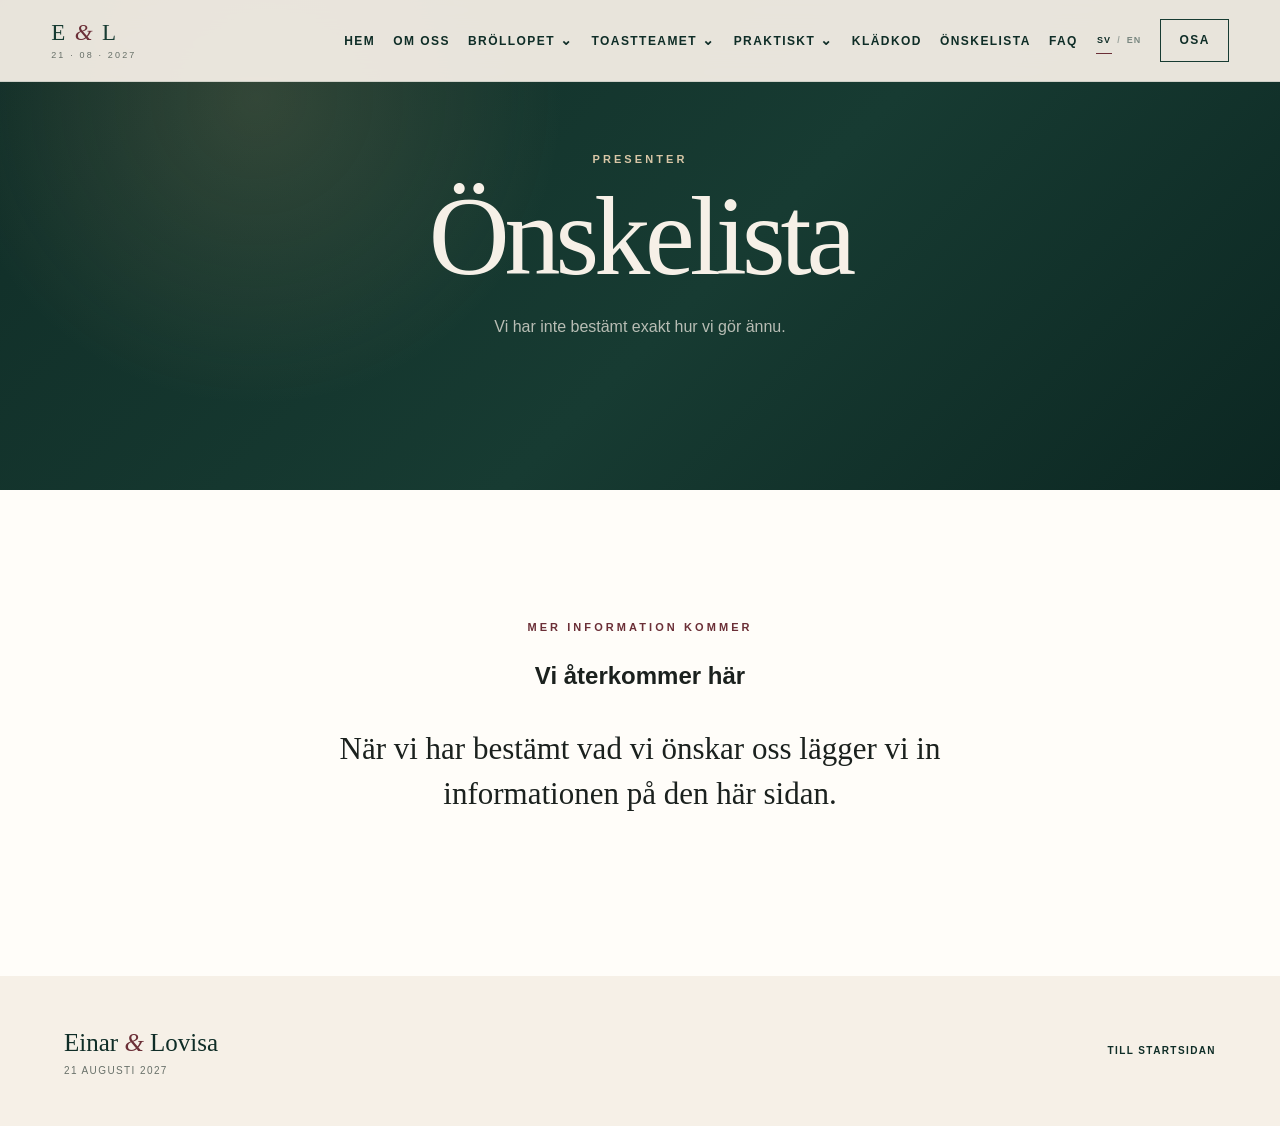
<file: onskelista.html>
<!doctype html>
<html lang="sv">
<head>
  <meta charset="utf-8">
  <meta name="viewport" content="width=device-width, initial-scale=1">
  <meta name="description" content="Önskelista inför Einar och Lovisas bröllop den 21 augusti 2027.">
  <meta name="theme-color" content="#173b32">
  <title>Önskelista | Einar & Lovisa</title>
  <link rel="stylesheet" href="styles.css">
  <link rel="stylesheet" href="extras.css">
  <link rel="stylesheet" href="polish.css">
  <script src="script.js" defer></script>
</head>
<body class="subpage">
  <header class="site-header" id="top">
    <a class="brand" href="index.html" aria-label="Einar och Lovisa, startsida"><span class="brand-mark">E <i>&</i> L</span><span class="brand-date">21 · 08 · 2027</span></a>
    <nav class="main-nav" aria-label="Huvudmeny">
      <a class="nav-link" href="index.html">Hem</a>
      <a class="nav-link" href="om-oss.html">Om oss</a>
      <div class="nav-item has-dropdown"><button class="nav-link nav-button" type="button" aria-expanded="false">Bröllopet <span class="chevron" aria-hidden="true">⌄</span></button><div class="dropdown" role="menu"><a href="brollopet.html" role="menuitem">Bröllopsdagen</a><a href="brollopet.html#vigsel" role="menuitem">Vigseln</a><a href="brollopet.html#fest" role="menuitem">Middag och fest</a></div></div>
      <div class="nav-item has-dropdown"><button class="nav-link nav-button" type="button" aria-expanded="false">Toastteamet <span class="chevron" aria-hidden="true">⌄</span></button><div class="dropdown" role="menu"><a href="vart-folk.html" role="menuitem">Toastteamet</a><a href="tal-spex.html" role="menuitem">Tal och spex</a></div></div>
      <div class="nav-item has-dropdown"><button class="nav-link nav-button" type="button" aria-expanded="false">Praktiskt <span class="chevron" aria-hidden="true">⌄</span></button><div class="dropdown" role="menu"><a href="praktiskt.html#transport" role="menuitem">Transport</a><a href="praktiskt.html#boende" role="menuitem">Boende</a><a href="praktiskt.html#parkering" role="menuitem">Parkering</a><a href="praktiskt.html#resa" role="menuitem">Resa hit</a></div></div>
      <a class="nav-link" href="kladkod.html">Klädkod</a>
      <a class="nav-link active" href="onskelista.html">Önskelista</a>
      <a class="nav-link" href="faq.html">FAQ</a>
      <a class="nav-link nav-osa" href="osa.html">OSA</a>
    </nav>
  </header>

  <main>
    <section class="page-hero">
      <p class="eyebrow light">Presenter</p>
      <h1>Önskelista</h1>
      <p>Vi har inte bestämt exakt hur vi gör ännu.</p>
    </section>

    <section class="section wishlist-section">
      <div class="narrow reveal">
        <p class="eyebrow">Mer information kommer</p>
        <h2>Vi återkommer här</h2>
        <p class="lead">När vi har bestämt vad vi önskar oss lägger vi in informationen på den här sidan.</p>
      </div>
    </section>
  </main>

  <footer class="site-footer"><div><strong>Einar <i>&</i> Lovisa</strong><span>21 augusti 2027</span></div><a href="index.html">Till startsidan</a></footer>
</body>
</html>
</file>
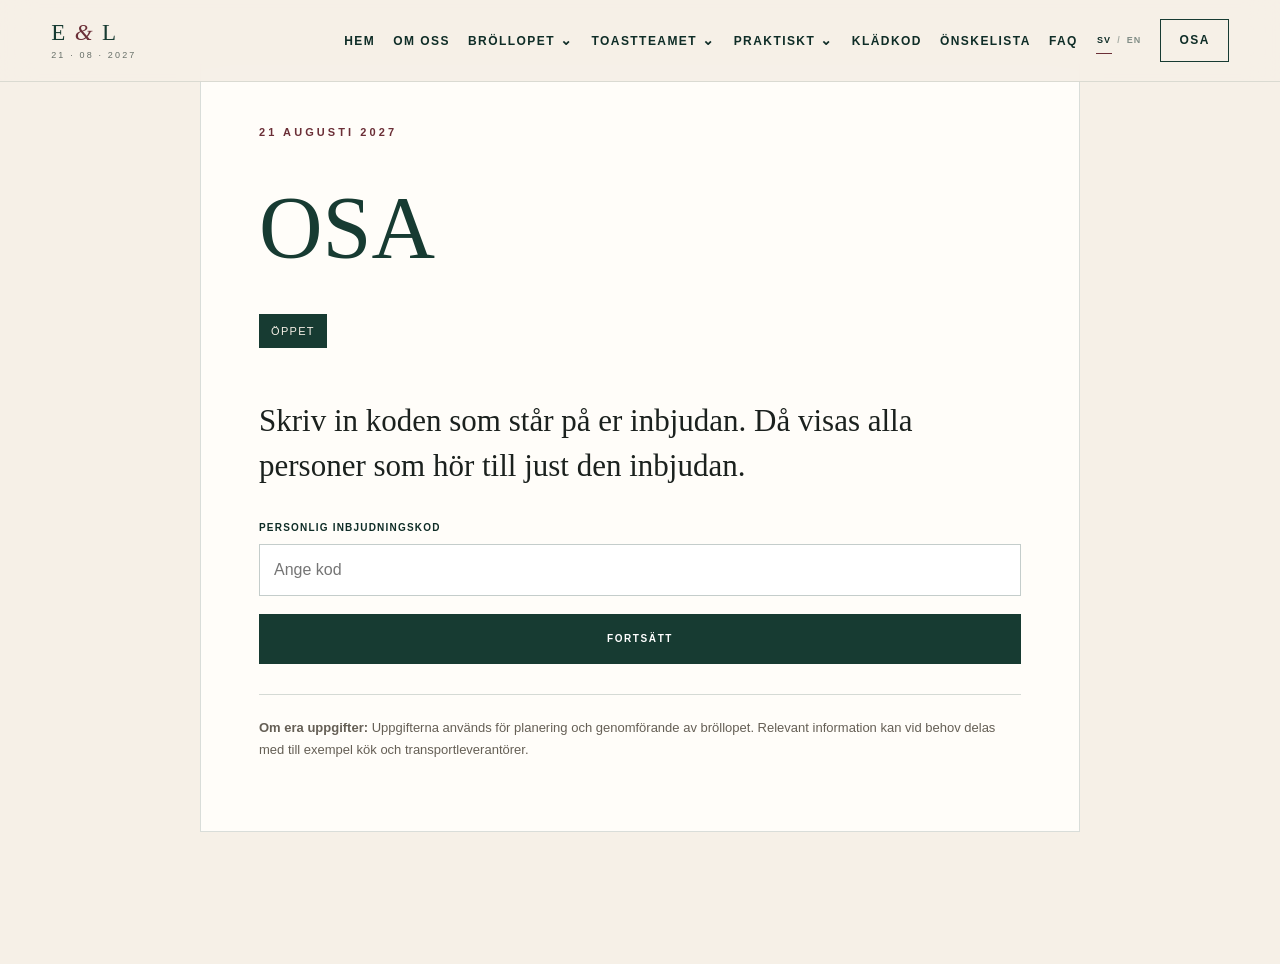
<file: osa.html>
<!doctype html>
<html lang="sv">
<head>
  <meta charset="utf-8">
  <meta name="viewport" content="width=device-width, initial-scale=1">
  <meta name="description" content="OSA till Einar och Lovisas bröllop den 21 augusti 2027.">
  <meta name="theme-color" content="#173b32">
  <title>OSA | Einar & Lovisa</title>
  <link rel="stylesheet" href="styles.css">
  <link rel="stylesheet" href="extras.css">
  <link rel="stylesheet" href="polish.css">
  <script src="config.js"></script>
  <script src="script.js" defer></script>
  <style>
    .rsvp-shell{width:min(880px,calc(100% - 32px));margin:64px auto 90px}
    .rsvp-panel{background:#fffdf9;border:1px solid rgba(23,59,50,.16);padding:clamp(28px,5vw,58px)}
    .rsvp-panel h1,.guest-card h2{font-family:var(--serif);font-weight:400;color:var(--green-900)}
    .rsvp-panel h1{font-size:clamp(52px,8vw,88px);margin:0 0 14px}
    .rsvp-status{display:inline-block;margin-bottom:20px;padding:8px 12px;background:var(--green-900);color:var(--cream);font-size:11px;letter-spacing:.12em;text-transform:uppercase}
    .rsvp-note{margin:20px 0;padding:14px 16px;background:#f4ecdf;border:1px solid rgba(23,59,50,.12)}
    .rsvp-error{margin-top:14px;color:#7a2731;font-weight:700}
    .rsvp-success{margin:24px 0;padding:22px;background:var(--green-900);color:var(--cream)}
    .guest-card{margin:28px 0 0;padding:26px;border:1px solid rgba(23,59,50,.16);background:white}
    .guest-card h2{margin:0 0 20px;font-size:34px}
    .guest-extra[hidden]{display:none}
    .field-grid{display:grid;grid-template-columns:repeat(2,minmax(0,1fr));gap:18px}
    .field{margin:0 0 18px}.field label,.field legend{display:block;margin:0 0 7px;font-weight:700;font-size:13px;color:var(--green-900)}
    .field fieldset{margin:0;padding:0;border:0}.field input,.field select,.field textarea{width:100%;padding:12px 13px;border:1px solid rgba(23,59,50,.25);background:#fff;color:#1b211e;font:inherit}.field textarea{min-height:92px;resize:vertical}
    .checks{display:grid;grid-template-columns:repeat(2,minmax(0,1fr));gap:9px 16px}.checks label{display:flex;align-items:center;gap:8px;margin:0;font-weight:400}.checks input{width:auto}
    .actions{display:flex;gap:12px;flex-wrap:wrap;margin-top:26px}.secondary-button{padding:13px 18px;border:1px solid var(--green-900);background:transparent;color:var(--green-900);cursor:pointer}
    .privacy-note{margin-top:30px;font-size:13px;color:#655f55}.other-stay[hidden]{display:none}
    @media(max-width:650px){.field-grid,.checks{grid-template-columns:1fr}.rsvp-shell{margin-top:28px}.rsvp-panel{padding:24px}.guest-card{padding:20px}}
  </style>
</head>
<body class="subpage osa-body">
  <header class="site-header" id="top">
    <a class="brand" href="index.html" aria-label="Einar och Lovisa, startsida"><span class="brand-mark">E <i>&amp;</i> L</span><span class="brand-date">21 · 08 · 2027</span></a>
    <nav class="main-nav" aria-label="Huvudmeny">
      <a class="nav-link" href="index.html">Hem</a>
      <a class="nav-link" href="om-oss.html">Om oss</a>
      <div class="nav-item has-dropdown"><button class="nav-link nav-button" type="button" aria-expanded="false">Bröllopet <span class="chevron" aria-hidden="true">⌄</span></button><div class="dropdown" role="menu"><a href="brollopet.html" role="menuitem">Bröllopsdagen</a><a href="brollopet.html#vigsel" role="menuitem">Vigseln</a><a href="brollopet.html#fest" role="menuitem">Middag och fest</a></div></div>
      <div class="nav-item has-dropdown"><button class="nav-link nav-button" type="button" aria-expanded="false">Toastteamet <span class="chevron" aria-hidden="true">⌄</span></button><div class="dropdown" role="menu"><a href="vart-folk.html" role="menuitem">Toastteamet</a><a href="tal-spex.html" role="menuitem">Tal och spex</a></div></div>
      <div class="nav-item has-dropdown"><button class="nav-link nav-button" type="button" aria-expanded="false">Praktiskt <span class="chevron" aria-hidden="true">⌄</span></button><div class="dropdown" role="menu"><a href="praktiskt.html#transport" role="menuitem">Transport</a><a href="praktiskt.html#boende" role="menuitem">Boende</a><a href="praktiskt.html#parkering" role="menuitem">Parkering</a><a href="praktiskt.html#resa" role="menuitem">Resa hit</a></div></div>
      <a class="nav-link" href="kladkod.html">Klädkod</a>
      <a class="nav-link" href="onskelista.html">Önskelista</a>
      <a class="nav-link" href="faq.html">FAQ</a>
      <a class="nav-link nav-osa active" href="osa.html">OSA</a>
    </nav>
  </header>

  <main class="rsvp-shell">
    <section class="rsvp-panel">
      <p class="eyebrow">21 augusti 2027</p>
      <h1>OSA</h1>
      <span class="rsvp-status">Öppet</span>
      <p class="lead">Skriv in koden som står på er inbjudan. Då visas alla personer som hör till just den inbjudan.</p>

      <form id="lookup-form" class="osa-form">
        <div class="form-field"><label for="invite-code">Personlig inbjudningskod</label><input id="invite-code" type="text" autocomplete="off" autocapitalize="characters" placeholder="Ange kod" required></div>
        <button class="form-button" type="submit">Fortsätt</button>
        <p class="rsvp-error" id="lookup-error" hidden></p>
      </form>

      <div id="rsvp-area" hidden>
        <div class="rsvp-note" id="household-note"></div>
        <form id="rsvp-form">
          <section class="guest-card">
            <h2>Kontakt</h2>
            <div class="field"><label for="contact-email">Mejladress för inbjudan</label><input id="contact-email" type="email" placeholder="namn@exempel.se"></div>
          </section>
          <div id="guest-cards"></div>
          <div class="actions"><button class="form-button" type="submit">Spara svar</button><button class="secondary-button" id="change-code" type="button">Byt kod</button></div>
          <p class="rsvp-error" id="save-error" hidden></p>
        </form>
        <div class="rsvp-success" id="save-success" hidden></div>
      </div>

      <p class="privacy-note"><strong>Om era uppgifter:</strong> Uppgifterna används för planering och genomförande av bröllopet. Relevant information kan vid behov delas med till exempel kök och transportleverantörer.</p>
    </section>
  </main>

  <script>
  (() => {
    const API = String(window.WEDDING_API_URL || '').trim();
    const lookupForm = document.getElementById('lookup-form');
    const codeInput = document.getElementById('invite-code');
    const lookupError = document.getElementById('lookup-error');
    const rsvpArea = document.getElementById('rsvp-area');
    const rsvpForm = document.getElementById('rsvp-form');
    const cards = document.getElementById('guest-cards');
    const householdNote = document.getElementById('household-note');
    const contactEmail = document.getElementById('contact-email');
    const saveError = document.getElementById('save-error');
    const saveSuccess = document.getElementById('save-success');
    const changeCode = document.getElementById('change-code');
    const allergyChoices = ['Gluten eller celiaki','Laktos','Mjölkprotein','Nötter','Jordnötter','Ägg','Fisk','Skaldjur'];
    let active = null;

    const esc = (value = '') => String(value).replace(/[&<>"']/g, char => ({'&':'&amp;','<':'&lt;','>':'&gt;','"':'&quot;',"'":'&#39;'}[char]));
    const option = (value, selected) => `<option value="${esc(value)}" ${selected === value ? 'selected' : ''}>${esc(value)}</option>`;

    function guestCard(guest, index) {
      const p = guest.previous || {};
      const previousStay = String(p.stay || '');
      const otherStay = previousStay.startsWith('Annan ort:') ? previousStay.replace(/^Annan ort:\s*/, '') : '';
      const selectedStay = otherStay ? 'Annan ort' : previousStay;
      const checks = allergyChoices.map((name, i) => `<label><input type="checkbox" data-allergy="${i}" ${Array.isArray(p.allergies) && p.allergies.includes(name) ? 'checked' : ''}> ${esc(name)}</label>`).join('');

      return `<section class="guest-card" data-index="${index}" data-id="${esc(guest.guestId)}">
        <h2>${esc([guest.firstName, guest.lastName].filter(Boolean).join(' '))}</h2>
        <div class="field"><label>Kommer du på bröllopet?</label><select data-field="attending" required><option value="">Välj</option>${option('Ja', p.attending)}${option('Nej', p.attending)}</select></div>
        <div class="guest-extra">
          <div class="field-grid">
            <div class="field"><label>Kostpreferens</label><select data-field="food"><option value="">Välj</option>${['Äter allt','Vegetariskt','Veganskt','Pescetariskt','Annat'].map(v => option(v,p.food)).join('')}</select></div>
            <div class="field"><label>Buss från vigseln till Strömsfors?</label><select data-field="bus"><option value="">Välj</option>${option('Ja',p.bus)}${option('Nej',p.bus)}</select></div>
          </div>
          <div class="field"><fieldset><legend>Allergier eller intoleranser</legend><div class="checks">${checks}</div></fieldset></div>
          <div class="field"><label>Annan allergi eller intolerans</label><input data-field="otherAllergy" value="${esc(p.otherAllergy || '')}" placeholder="Lämna tomt om inget annat finns"></div>
          <div class="field-grid">
            <div class="field"><label>Hur tänker du ta dig från festen?</label><select data-field="home"><option value="">Välj</option>${['Nattbuss','Egen bil','Skjuts','Taxi','Annat eller vet inte ännu'].map(v => option(v,p.home)).join('')}</select></div>
            <div class="field"><label>Var planerar du att bo eller sova?</label><select data-field="stay"><option value="">Välj</option>${['Nära Strömsfors','Tranemo','Svenljunga','Göteborg','Annan ort','Vet inte ännu'].map(v => option(v,selectedStay)).join('')}</select></div>
          </div>
          <div class="field other-stay" ${selectedStay === 'Annan ort' ? '' : 'hidden'}><label>Annan ort</label><input data-field="otherStay" value="${esc(otherStay)}" placeholder="Skriv ort"></div>
          ${guest.friday ? `<div class="field"><label>Deltar du på fredagen?</label><select data-field="friday"><option value="">Välj</option>${['Ja','Nej','Vet inte ännu'].map(v => option(v,p.friday)).join('')}</select></div>` : ''}
          ${guest.sunday ? `<div class="field"><label>Deltar du på söndagen?</label><select data-field="sunday"><option value="">Välj</option>${['Ja','Nej','Vet inte ännu'].map(v => option(v,p.sunday)).join('')}</select></div>` : ''}
          <div class="field"><label>Låtönskemål, om du har något</label><input data-field="song" value="${esc(p.song || '')}" placeholder="Artist och låt"></div>
          <div class="field"><label>Vem tror du gråter först?</label><select data-field="funAnswer"><option value="">Välj om du vill</option>${['Einar','Lovisa','Båda samtidigt','Någon i toastteamet','Vet inte'].map(v => option(v,p.funAnswer)).join('')}</select></div>
          <div class="field"><label>Något annat vi bör känna till?</label><textarea data-field="notes">${esc(p.notes || '')}</textarea></div>
        </div>
      </section>`;
    }

    function updateVisibility(card) {
      const attending = card.querySelector('[data-field="attending"]');
      card.querySelector('.guest-extra').hidden = attending.value === 'Nej';
    }

    function render(data) {
      active = data;
      householdNote.innerHTML = `<strong>${esc(data.invitation.householdName || 'Er inbjudan')}</strong><br>${data.guests.length} ${data.guests.length === 1 ? 'person' : 'personer'} finns på koden.`;
      contactEmail.value = data.invitation.email || '';
      cards.innerHTML = data.guests.map(guestCard).join('');
      cards.querySelectorAll('.guest-card').forEach(card => {
        updateVisibility(card);
        card.querySelector('[data-field="attending"]').addEventListener('change', () => updateVisibility(card));
        const stay = card.querySelector('[data-field="stay"]');
        const other = card.querySelector('.other-stay');
        if (stay && other) stay.addEventListener('change', () => { other.hidden = stay.value !== 'Annan ort'; });
      });
      lookupForm.hidden = true;
      rsvpArea.hidden = false;
      saveSuccess.hidden = true;
      window.scrollTo({top:rsvpArea.offsetTop - 100,behavior:'smooth'});
    }

    async function lookup(code) {
      if (!API) throw new Error('OSA är förberedd men den tekniska kopplingen är ännu inte aktiverad.');
      const response = await fetch(`${API}?action=lookup&code=${encodeURIComponent(code)}`, {redirect:'follow'});
      const data = await response.json();
      if (!data.ok) throw new Error(data.error || 'Koden kunde inte hittas.');
      return data;
    }

    lookupForm.addEventListener('submit', async event => {
      event.preventDefault();
      lookupError.hidden = true;
      try {
        const data = await lookup(codeInput.value.trim().toUpperCase());
        render(data);
      } catch (err) {
        lookupError.textContent = err.message || 'Något gick fel.';
        lookupError.hidden = false;
      }
    });

    rsvpForm.addEventListener('submit', async event => {
      event.preventDefault();
      saveError.hidden = true;
      saveSuccess.hidden = true;
      if (!active || !API) return;

      try {
        const guests = [...cards.querySelectorAll('.guest-card')].map((card, index) => {
          const guest = active.guests[index];
          const field = name => card.querySelector(`[data-field="${name}"]`)?.value || '';
          const allergies = [...card.querySelectorAll('[data-allergy]')].filter(box => box.checked).map(box => allergyChoices[Number(box.dataset.allergy)]);
          let stay = field('stay');
          if (stay === 'Annan ort') stay = `Annan ort: ${field('otherStay')}`.trim();
          return {guestId:guest.guestId,attending:field('attending'),food:field('food'),allergies,otherAllergy:field('otherAllergy'),bus:field('bus'),home:field('home'),stay,friday:field('friday'),sunday:field('sunday'),song:field('song'),funAnswer:field('funAnswer'),notes:field('notes')};
        });

        const response = await fetch(API, {method:'POST',redirect:'follow',headers:{'Content-Type':'text/plain;charset=utf-8'},body:JSON.stringify({action:'saveRsvp',code:active.invitation.code,email:contactEmail.value.trim(),guests})});
        const data = await response.json();
        if (!data.ok) throw new Error(data.error || 'Svaret kunde inte sparas.');
        saveSuccess.innerHTML = '<strong>Tack, svaret är sparat.</strong><br>Ni kan använda samma kod igen om något behöver ändras senare.';
        saveSuccess.hidden = false;
        saveSuccess.scrollIntoView({behavior:'smooth',block:'center'});
      } catch (err) {
        saveError.textContent = err.message || 'Något gick fel när svaret skulle sparas.';
        saveError.hidden = false;
      }
    });

    changeCode.addEventListener('click', () => {
      active = null;
      rsvpArea.hidden = true;
      lookupForm.hidden = false;
      codeInput.value = '';
      codeInput.focus();
    });
  })();
  </script>
</body>
</html>
</file>
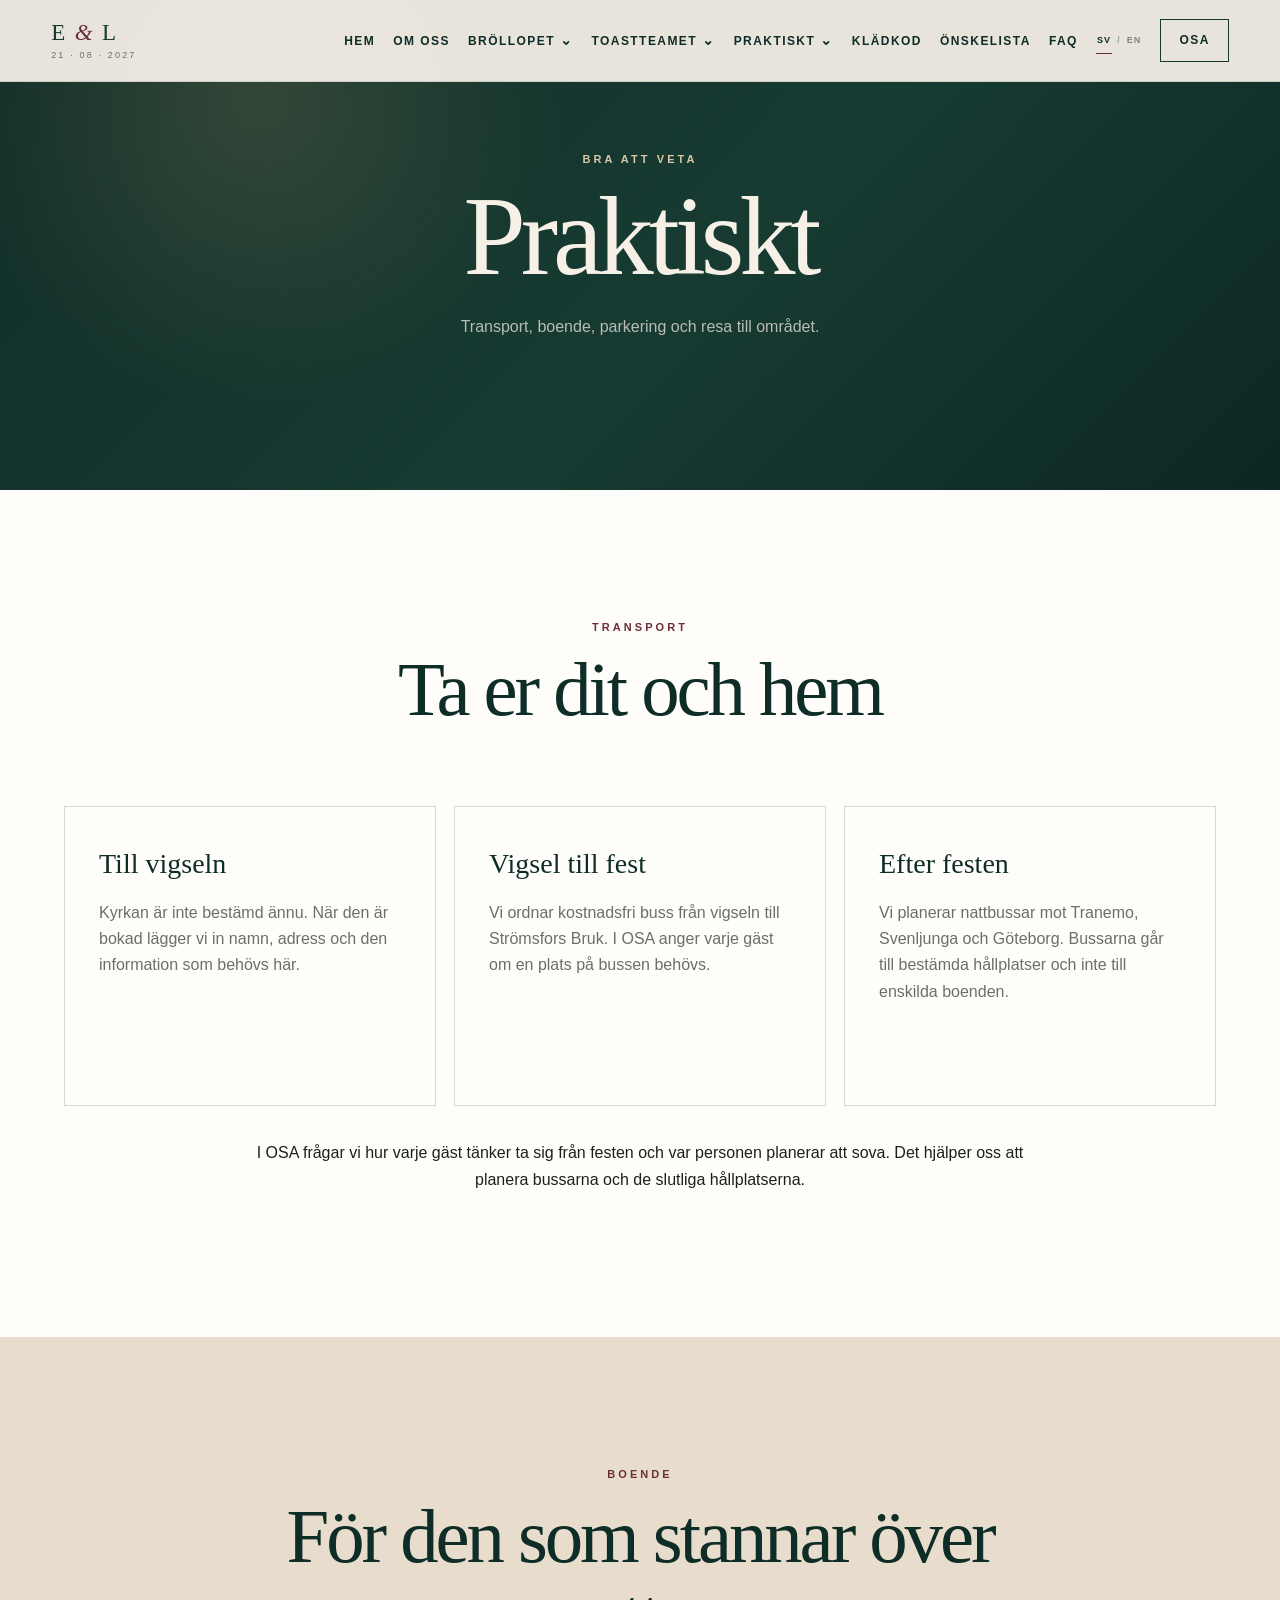
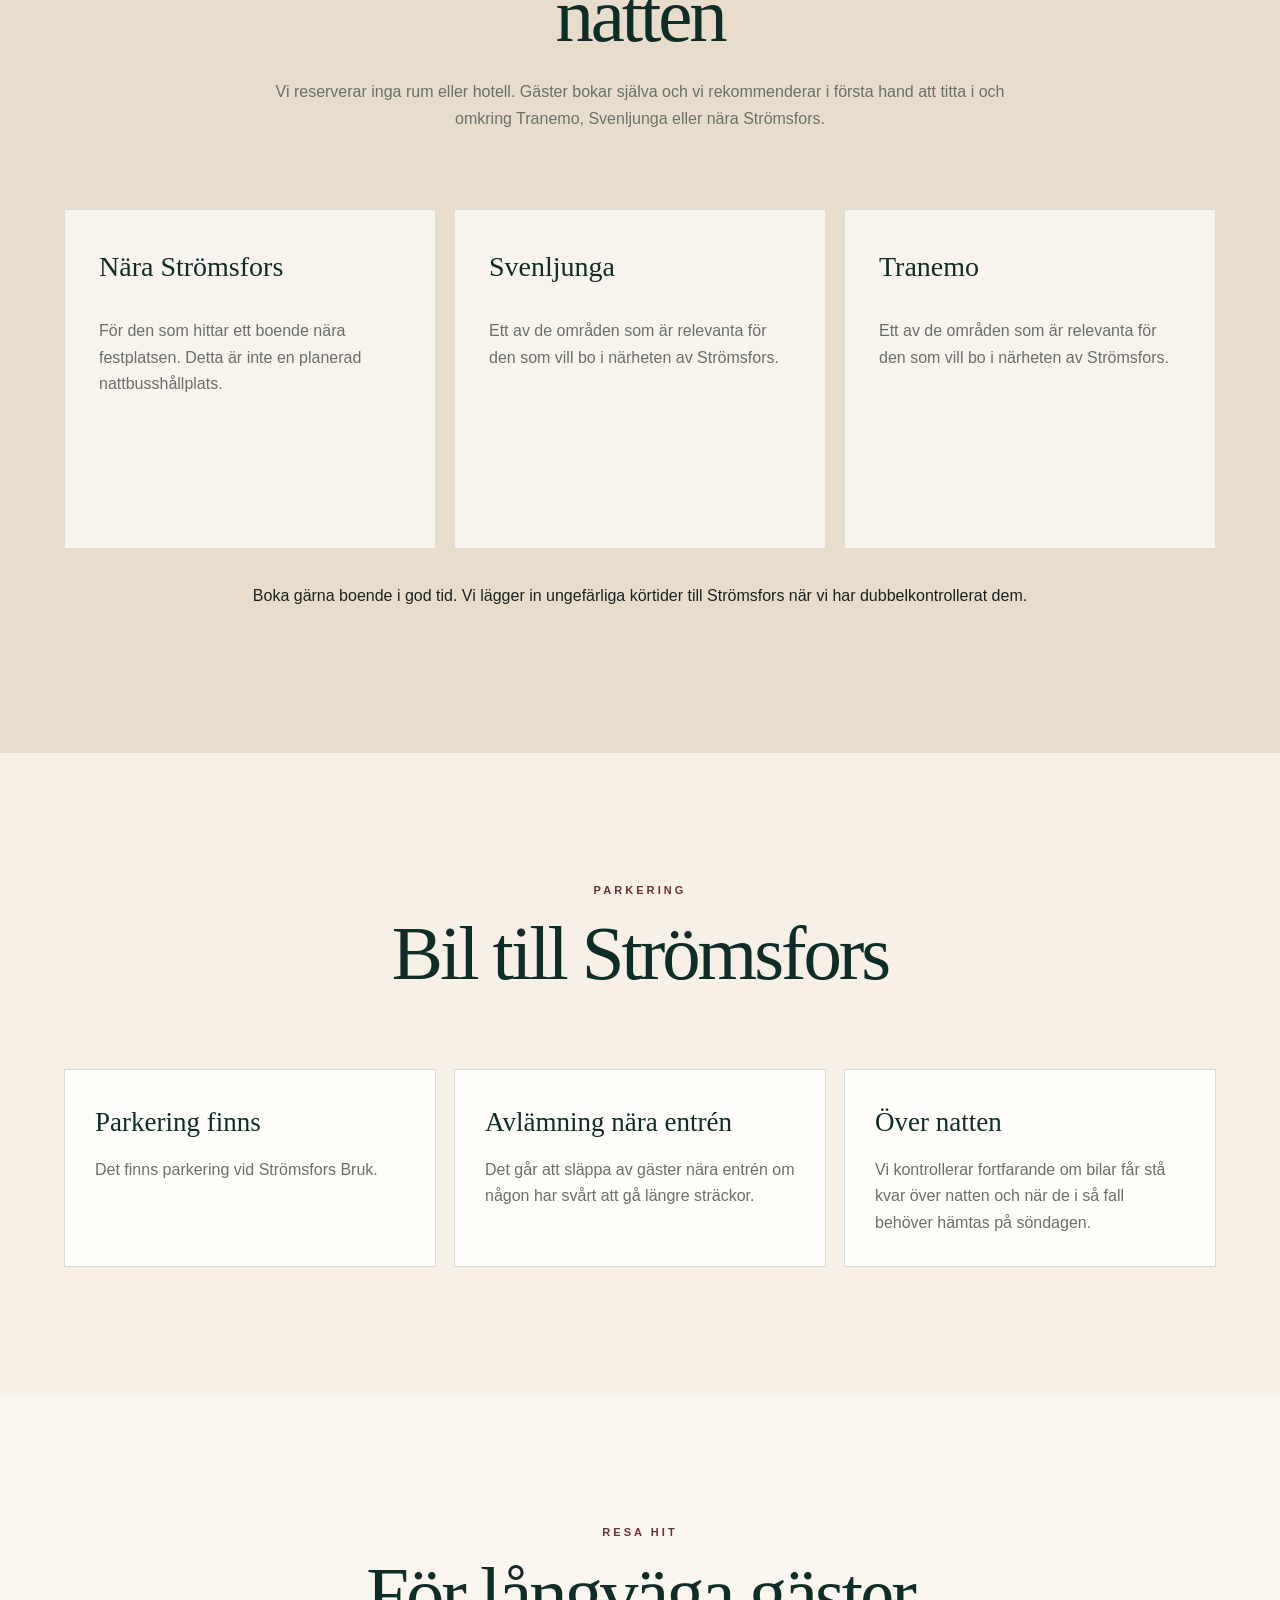
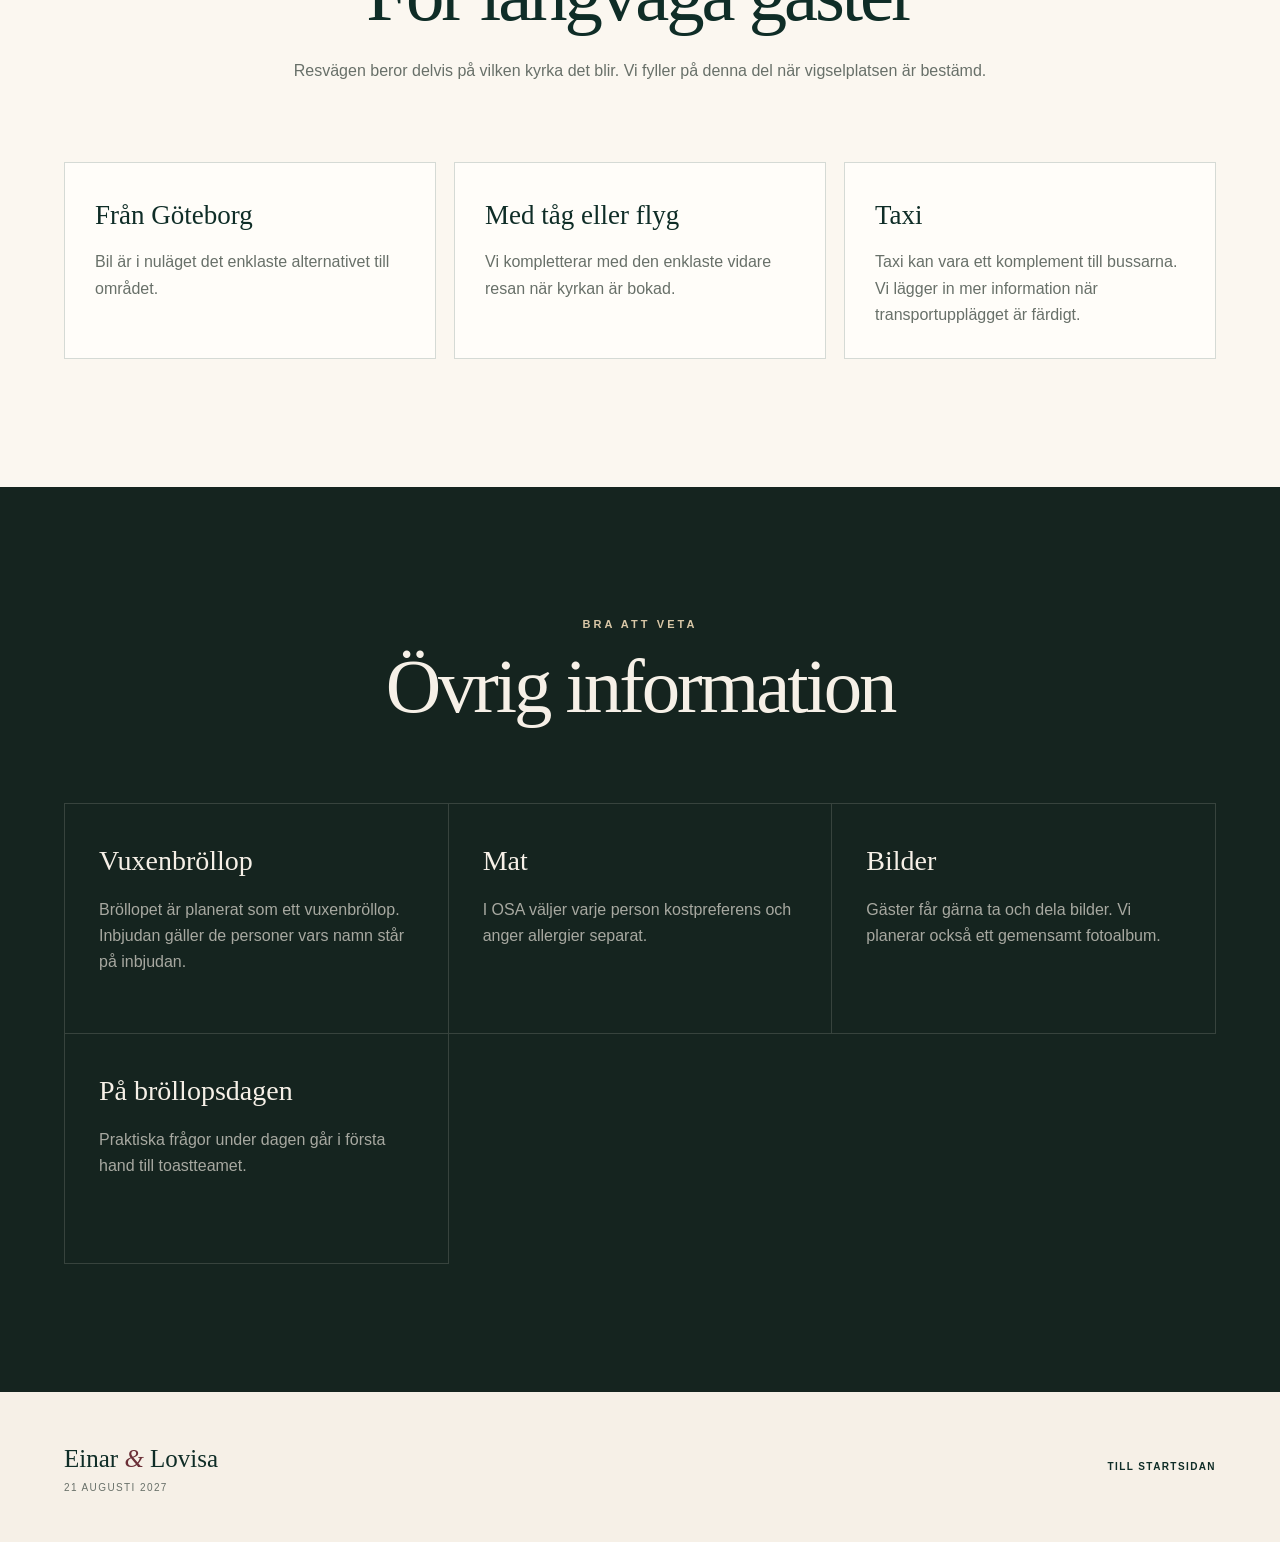
<file: praktiskt.html>
<!doctype html>
<html lang="sv">
<head>
  <meta charset="utf-8">
  <meta name="viewport" content="width=device-width, initial-scale=1">
  <meta name="description" content="Praktisk information om transport, boende och parkering inför Einar och Lovisas bröllop.">
  <meta name="theme-color" content="#173b32">
  <title>Praktiskt | Einar & Lovisa</title>
  <link rel="stylesheet" href="styles.css">
  <link rel="stylesheet" href="extras.css">
  <link rel="stylesheet" href="polish.css">
  <script src="script.js" defer></script>
</head>
<body class="subpage">
  <header class="site-header" id="top">
    <a class="brand" href="index.html" aria-label="Einar och Lovisa, startsida"><span class="brand-mark">E <i>&</i> L</span><span class="brand-date">21 · 08 · 2027</span></a>
    <nav class="main-nav" aria-label="Huvudmeny">
      <a class="nav-link" href="index.html">Hem</a>
      <a class="nav-link" href="om-oss.html">Om oss</a>
      <div class="nav-item has-dropdown"><button class="nav-link nav-button" type="button" aria-expanded="false">Bröllopet <span class="chevron" aria-hidden="true">⌄</span></button><div class="dropdown" role="menu"><a href="brollopet.html" role="menuitem">Bröllopsdagen</a><a href="brollopet.html#vigsel" role="menuitem">Vigseln</a><a href="brollopet.html#fest" role="menuitem">Middag och fest</a></div></div>
      <div class="nav-item has-dropdown"><button class="nav-link nav-button" type="button" aria-expanded="false">Toastteamet <span class="chevron" aria-hidden="true">⌄</span></button><div class="dropdown" role="menu"><a href="vart-folk.html" role="menuitem">Toastteamet</a><a href="tal-spex.html" role="menuitem">Tal och spex</a></div></div>
      <div class="nav-item has-dropdown"><button class="nav-link nav-button active" type="button" aria-expanded="false">Praktiskt <span class="chevron" aria-hidden="true">⌄</span></button><div class="dropdown" role="menu"><a href="#transport" role="menuitem">Transport</a><a href="#boende" role="menuitem">Boende</a><a href="#parkering" role="menuitem">Parkering</a><a href="#resa" role="menuitem">Resa hit</a></div></div>
      <a class="nav-link" href="kladkod.html">Klädkod</a>
      <a class="nav-link" href="onskelista.html">Önskelista</a>
      <a class="nav-link" href="faq.html">FAQ</a>
      <a class="nav-link nav-osa" href="osa.html">OSA</a>
    </nav>
  </header>

  <main>
    <section class="page-hero">
      <p class="eyebrow light">Bra att veta</p>
      <h1>Praktiskt</h1>
      <p>Transport, boende, parkering och resa till området.</p>
    </section>

    <section class="section" id="transport">
      <div class="section-heading reveal"><p class="eyebrow">Transport</p><h2>Ta er dit och hem</h2></div>
      <div class="card-grid three">
        <article class="info-card reveal"><h3>Till vigseln</h3><p>Kyrkan är inte bestämd ännu. När den är bokad lägger vi in namn, adress och den information som behövs här.</p></article>
        <article class="info-card reveal"><h3>Vigsel till fest</h3><p>Vi ordnar kostnadsfri buss från vigseln till Strömsfors Bruk. I OSA anger varje gäst om en plats på bussen behövs.</p></article>
        <article class="info-card reveal"><h3>Efter festen</h3><p>Vi planerar nattbussar mot Tranemo, Svenljunga och Göteborg. Bussarna går till bestämda hållplatser och inte till enskilda boenden.</p></article>
      </div>
      <div class="narrow reveal practical-note">
        <p>I OSA frågar vi hur varje gäst tänker ta sig från festen och var personen planerar att sova. Det hjälper oss att planera bussarna och de slutliga hållplatserna.</p>
      </div>
    </section>

    <section class="section section-warm" id="boende">
      <div class="section-heading reveal"><p class="eyebrow">Boende</p><h2>För den som stannar över natten</h2><p>Vi reserverar inga rum eller hotell. Gäster bokar själva och vi rekommenderar i första hand att titta i och omkring Tranemo, Svenljunga eller nära Strömsfors.</p></div>
      <div class="stay-grid">
        <article class="stay-card reveal"><h3>Nära Strömsfors</h3><p>För den som hittar ett boende nära festplatsen. Detta är inte en planerad nattbusshållplats.</p></article>
        <article class="stay-card reveal"><h3>Svenljunga</h3><p>Ett av de områden som är relevanta för den som vill bo i närheten av Strömsfors.</p></article>
        <article class="stay-card reveal"><h3>Tranemo</h3><p>Ett av de områden som är relevanta för den som vill bo i närheten av Strömsfors.</p></article>
      </div>
      <div class="narrow reveal practical-note"><p>Boka gärna boende i god tid. Vi lägger in ungefärliga körtider till Strömsfors när vi har dubbelkontrollerat dem.</p></div>
    </section>

    <section class="section parking-section" id="parkering">
      <div class="section-heading reveal"><p class="eyebrow">Parkering</p><h2>Bil till Strömsfors</h2></div>
      <div class="mini-grid">
        <article class="mini-card reveal"><h3>Parkering finns</h3><p>Det finns parkering vid Strömsfors Bruk.</p></article>
        <article class="mini-card reveal"><h3>Avlämning nära entrén</h3><p>Det går att släppa av gäster nära entrén om någon har svårt att gå längre sträckor.</p></article>
        <article class="mini-card reveal"><h3>Över natten</h3><p>Vi kontrollerar fortfarande om bilar får stå kvar över natten och när de i så fall behöver hämtas på söndagen.</p></article>
      </div>
    </section>

    <section class="section travel-section" id="resa">
      <div class="section-heading reveal"><p class="eyebrow">Resa hit</p><h2>För långväga gäster</h2><p>Resvägen beror delvis på vilken kyrka det blir. Vi fyller på denna del när vigselplatsen är bestämd.</p></div>
      <div class="mini-grid">
        <article class="mini-card reveal"><h3>Från Göteborg</h3><p>Bil är i nuläget det enklaste alternativet till området.</p></article>
        <article class="mini-card reveal"><h3>Med tåg eller flyg</h3><p>Vi kompletterar med den enklaste vidare resan när kyrkan är bokad.</p></article>
        <article class="mini-card reveal"><h3>Taxi</h3><p>Taxi kan vara ett komplement till bussarna. Vi lägger in mer information när transportupplägget är färdigt.</p></article>
      </div>
    </section>

    <section class="section section-dark" id="bra-att-veta">
      <div class="section-heading reveal"><p class="eyebrow light">Bra att veta</p><h2>Övrig information</h2></div>
      <div class="practical-grid">
        <article class="practical-card reveal"><h3>Vuxenbröllop</h3><p>Bröllopet är planerat som ett vuxenbröllop. Inbjudan gäller de personer vars namn står på inbjudan.</p></article>
        <article class="practical-card reveal"><h3>Mat</h3><p>I OSA väljer varje person kostpreferens och anger allergier separat.</p></article>
        <article class="practical-card reveal"><h3>Bilder</h3><p>Gäster får gärna ta och dela bilder. Vi planerar också ett gemensamt fotoalbum.</p></article>
        <article class="practical-card reveal"><h3>På bröllopsdagen</h3><p>Praktiska frågor under dagen går i första hand till toastteamet.</p></article>
      </div>
    </section>
  </main>

  <footer class="site-footer"><div><strong>Einar <i>&</i> Lovisa</strong><span>21 augusti 2027</span></div><a href="index.html">Till startsidan</a></footer>
</body>
</html>
</file>
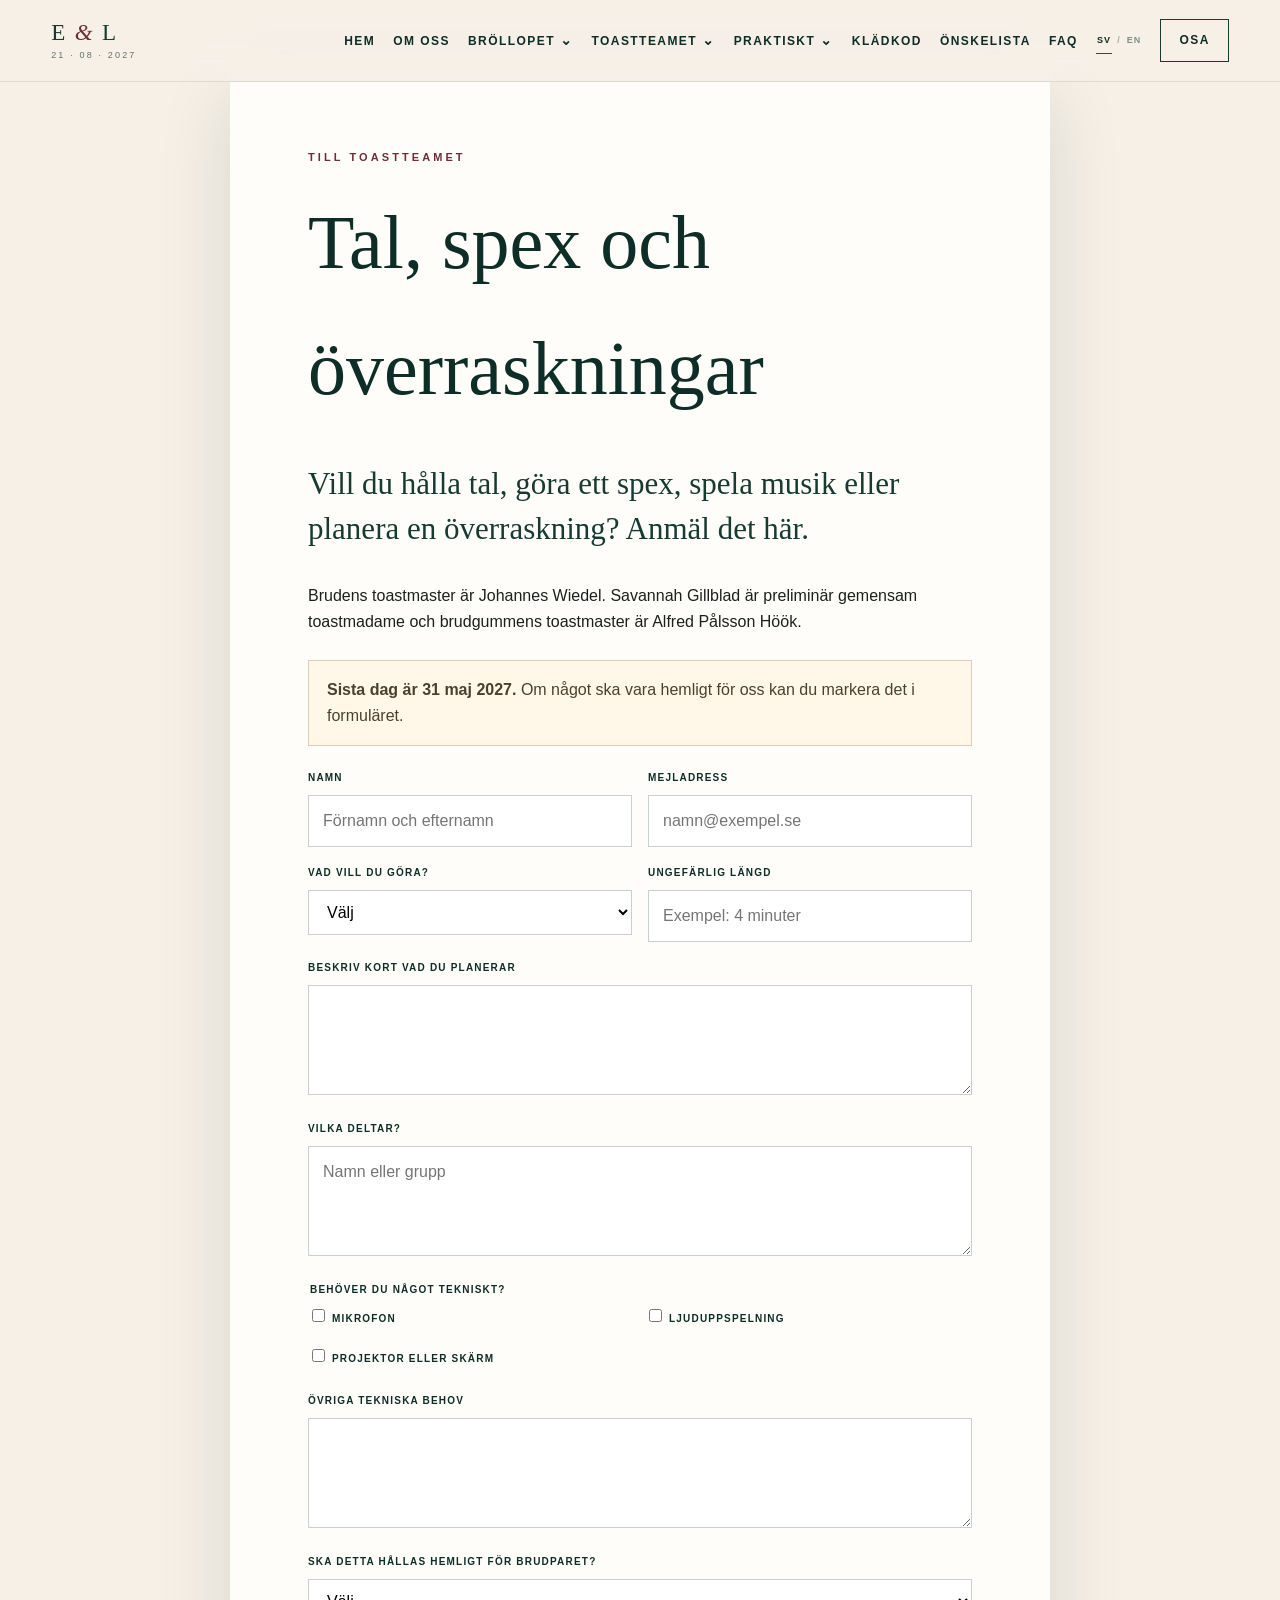
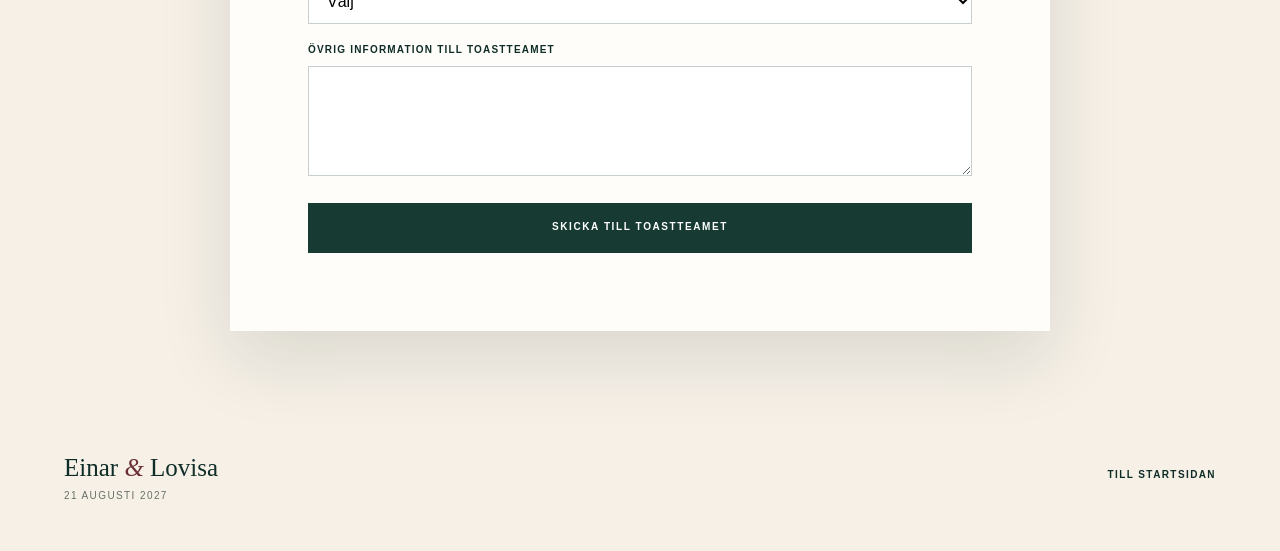
<file: tal-spex.html>
<!doctype html>
<html lang="sv">
<head>
  <meta charset="utf-8">
  <meta name="viewport" content="width=device-width, initial-scale=1">
  <meta name="description" content="Anmäl tal, spex och överraskningar till toastteamet för Einar och Lovisas bröllop.">
  <meta name="theme-color" content="#173b32">
  <title>Tal och spex | Einar & Lovisa</title>
  <link rel="stylesheet" href="styles.css">
  <link rel="stylesheet" href="extras.css">
  <link rel="stylesheet" href="polish.css">
  <script src="config.js"></script>
  <script src="script.js" defer></script>
</head>
<body class="subpage form-page">
  <header class="site-header" id="top">
    <a class="brand" href="index.html" aria-label="Einar och Lovisa, startsida"><span class="brand-mark">E <i>&amp;</i> L</span><span class="brand-date">21 · 08 · 2027</span></a>
    <nav class="main-nav" aria-label="Huvudmeny">
      <a class="nav-link" href="index.html">Hem</a>
      <a class="nav-link" href="om-oss.html">Om oss</a>
      <div class="nav-item has-dropdown"><button class="nav-link nav-button" type="button" aria-expanded="false">Bröllopet <span class="chevron" aria-hidden="true">⌄</span></button><div class="dropdown" role="menu"><a href="brollopet.html" role="menuitem">Bröllopsdagen</a><a href="brollopet.html#vigsel" role="menuitem">Vigseln</a><a href="brollopet.html#fest" role="menuitem">Middag och fest</a></div></div>
      <div class="nav-item has-dropdown"><button class="nav-link nav-button active" type="button" aria-expanded="false">Toastteamet <span class="chevron" aria-hidden="true">⌄</span></button><div class="dropdown" role="menu"><a href="vart-folk.html" role="menuitem">Toastteamet</a><a href="tal-spex.html" role="menuitem">Tal och spex</a></div></div>
      <div class="nav-item has-dropdown"><button class="nav-link nav-button" type="button" aria-expanded="false">Praktiskt <span class="chevron" aria-hidden="true">⌄</span></button><div class="dropdown" role="menu"><a href="praktiskt.html#transport" role="menuitem">Transport</a><a href="praktiskt.html#boende" role="menuitem">Boende</a><a href="praktiskt.html#parkering" role="menuitem">Parkering</a><a href="praktiskt.html#resa" role="menuitem">Resa hit</a></div></div>
      <a class="nav-link" href="kladkod.html">Klädkod</a>
      <a class="nav-link" href="onskelista.html">Önskelista</a>
      <a class="nav-link" href="faq.html">FAQ</a>
      <a class="nav-link nav-osa" href="osa.html">OSA</a>
    </nav>
  </header>

  <main class="osa-main">
    <section class="form-shell">
      <p class="eyebrow">Till toastteamet</p>
      <h1>Tal, spex och överraskningar</h1>
      <p class="lead">Vill du hålla tal, göra ett spex, spela musik eller planera en överraskning? Anmäl det här.</p>
      <p>Brudens toastmaster är Johannes Wiedel. Savannah Gillblad är preliminär gemensam toastmadame och brudgummens toastmaster är Alfred Pålsson Höök.</p>
      <div class="form-notice"><strong>Sista dag är 31 maj 2027.</strong> Om något ska vara hemligt för oss kan du markera det i formuläret.</div>

      <form id="toast-form" aria-label="Formulär för tal och spex">
        <div class="form-row">
          <div class="form-group"><label for="toast-name">Namn</label><input id="toast-name" type="text" placeholder="Förnamn och efternamn" required></div>
          <div class="form-group"><label for="toast-email">Mejladress</label><input id="toast-email" type="email" placeholder="namn@exempel.se" required></div>
        </div>
        <div class="form-row">
          <div class="form-group"><label for="toast-type">Vad vill du göra?</label><select id="toast-type" required><option value="">Välj</option><option>Tal</option><option>Spex</option><option>Sång eller musik</option><option>Film</option><option>Överraskning</option><option>Annat</option></select></div>
          <div class="form-group"><label for="toast-length">Ungefärlig längd</label><input id="toast-length" type="text" placeholder="Exempel: 4 minuter"></div>
        </div>
        <div class="form-group"><label for="toast-description">Beskriv kort vad du planerar</label><textarea id="toast-description"></textarea></div>
        <div class="form-group"><label for="toast-participants">Vilka deltar?</label><textarea id="toast-participants" placeholder="Namn eller grupp"></textarea></div>
        <div class="form-group"><fieldset><legend>Behöver du något tekniskt?</legend><div class="check-grid">
          <label class="check-option"><input id="toast-mic" type="checkbox"> Mikrofon</label>
          <label class="check-option"><input id="toast-audio" type="checkbox"> Ljuduppspelning</label>
          <label class="check-option"><input id="toast-projector" type="checkbox"> Projektor eller skärm</label>
        </div></fieldset></div>
        <div class="form-group"><label for="toast-tech">Övriga tekniska behov</label><textarea id="toast-tech"></textarea></div>
        <div class="form-group"><label for="toast-secret">Ska detta hållas hemligt för brudparet?</label><select id="toast-secret"><option value="">Välj</option><option>Ja</option><option>Nej</option></select></div>
        <div class="form-group"><label for="toast-notes">Övrig information till toastteamet</label><textarea id="toast-notes"></textarea></div>
        <button class="form-button" type="submit">Skicka till toastteamet</button>
        <p id="toast-error" class="rsvp-error" hidden></p>
        <div id="toast-success" class="rsvp-success" hidden></div>
      </form>
    </section>
  </main>

  <footer class="site-footer"><div><strong>Einar <i>&amp;</i> Lovisa</strong><span>21 augusti 2027</span></div><a href="index.html">Till startsidan</a></footer>

  <script>
  (() => {
    const API = String(window.WEDDING_API_URL || '').trim();
    const form = document.getElementById('toast-form');
    const error = document.getElementById('toast-error');
    const success = document.getElementById('toast-success');

    form.addEventListener('submit', async event => {
      event.preventDefault();
      error.hidden = true;
      success.hidden = true;

      if (!API) {
        error.textContent = 'Formuläret är förberett men den tekniska kopplingen är ännu inte aktiverad.';
        error.hidden = false;
        return;
      }

      const payload = {
        action:'saveToast',
        name:document.getElementById('toast-name').value.trim(),
        email:document.getElementById('toast-email').value.trim(),
        type:document.getElementById('toast-type').value,
        length:document.getElementById('toast-length').value.trim(),
        description:document.getElementById('toast-description').value.trim(),
        participants:document.getElementById('toast-participants').value.trim(),
        microphone:document.getElementById('toast-mic').checked,
        audio:document.getElementById('toast-audio').checked,
        projector:document.getElementById('toast-projector').checked,
        otherTech:document.getElementById('toast-tech').value.trim(),
        secret:document.getElementById('toast-secret').value,
        notes:document.getElementById('toast-notes').value.trim()
      };

      try {
        const response = await fetch(API, {method:'POST',redirect:'follow',headers:{'Content-Type':'text/plain;charset=utf-8'},body:JSON.stringify(payload)});
        const data = await response.json();
        if (!data.ok) throw new Error(data.error || 'Anmälan kunde inte sparas.');
        form.reset();
        success.innerHTML = data.mailSent ? '<strong>Tack.</strong> Anmälan är sparad och toastteamet har fått den.' : '<strong>Tack.</strong> Anmälan är sparad. Mejlaviseringen till toastteamet aktiveras när alla kontaktuppgifter är klara.';
        success.hidden = false;
        success.scrollIntoView({behavior:'smooth',block:'center'});
      } catch (err) {
        error.textContent = err.message || 'Något gick fel när anmälan skulle skickas.';
        error.hidden = false;
      }
    });
  })();
  </script>
</body>
</html>
</file>
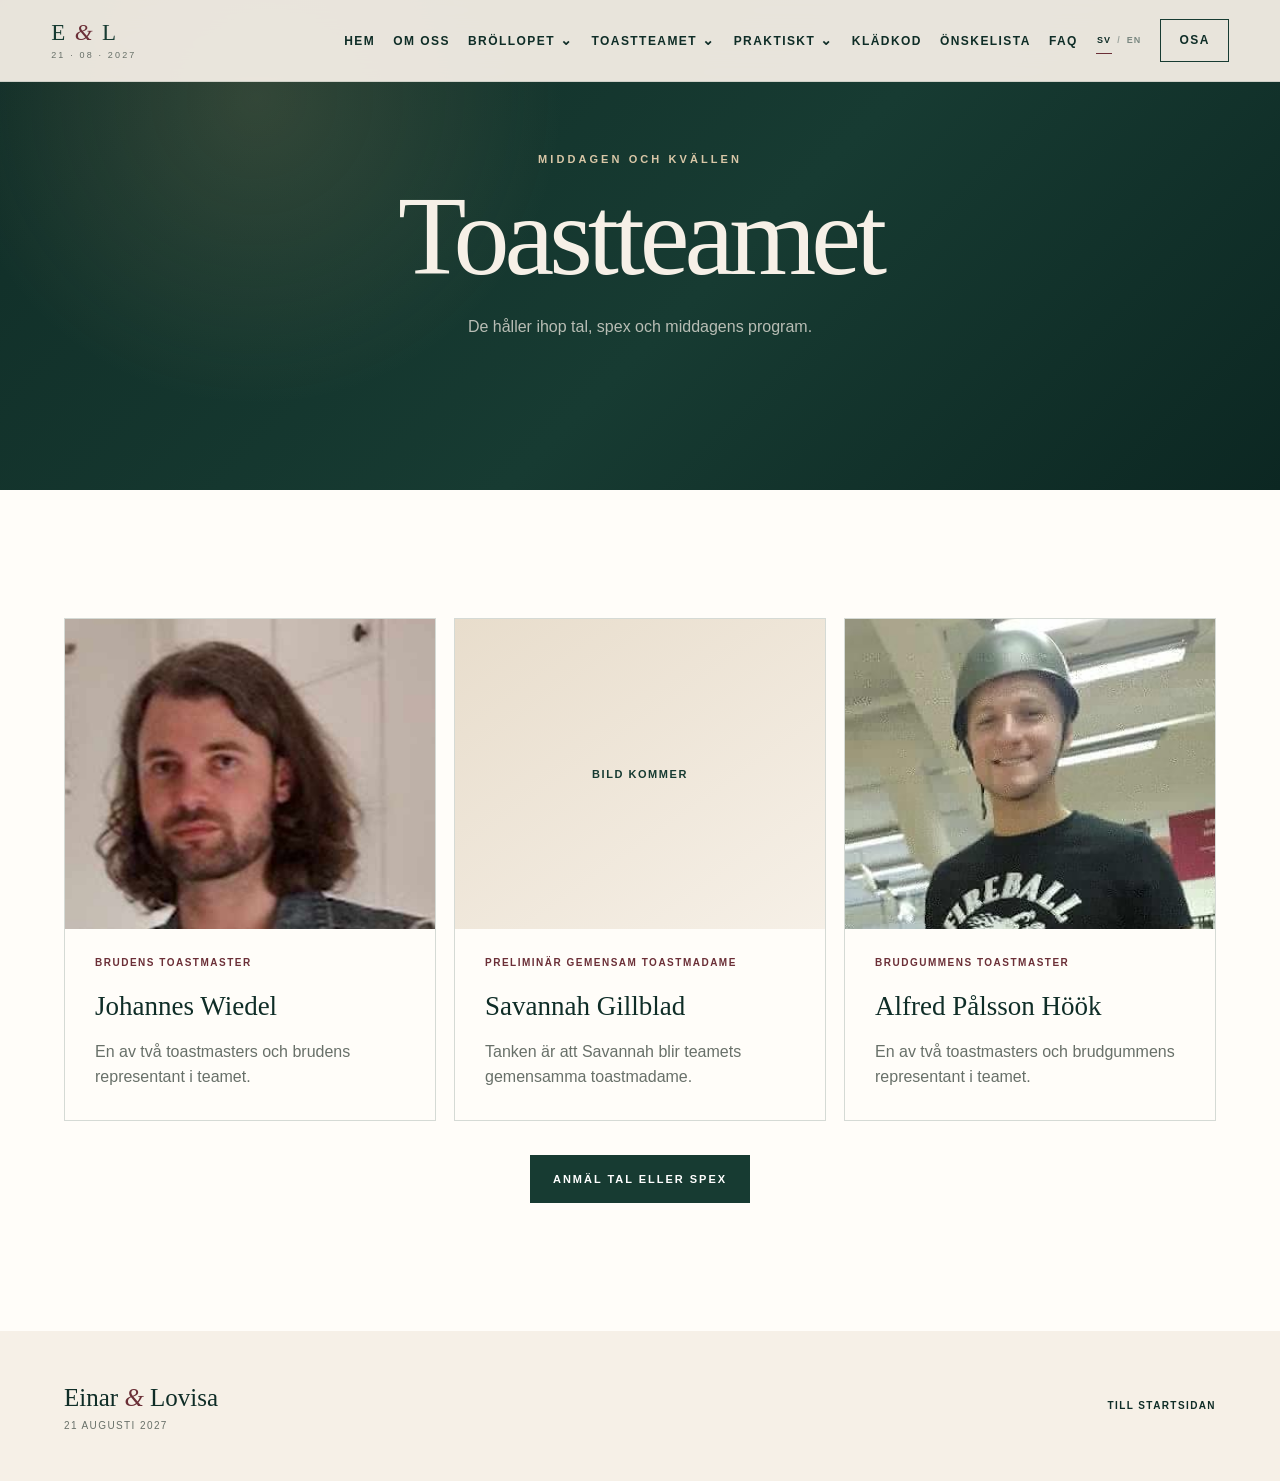
<file: vart-folk.html>
<!doctype html>
<html lang="sv">
<head>
  <meta charset="utf-8">
  <meta name="viewport" content="width=device-width, initial-scale=1">
  <meta name="description" content="Toastteamet för Einar och Lovisas bröllop.">
  <meta name="theme-color" content="#173b32">
  <title>Toastteamet | Einar & Lovisa</title>
  <link rel="stylesheet" href="styles.css">
  <link rel="stylesheet" href="extras.css">
  <link rel="stylesheet" href="polish.css">
  <script src="script.js" defer></script>
</head>
<body class="subpage">
  <header class="site-header" id="top">
    <a class="brand" href="index.html" aria-label="Einar och Lovisa, startsida"><span class="brand-mark">E <i>&</i> L</span><span class="brand-date">21 · 08 · 2027</span></a>
    <nav class="main-nav" aria-label="Huvudmeny">
      <a class="nav-link" href="index.html">Hem</a>
      <a class="nav-link" href="om-oss.html">Om oss</a>
      <div class="nav-item has-dropdown"><button class="nav-link nav-button" type="button" aria-expanded="false">Bröllopet <span class="chevron" aria-hidden="true">⌄</span></button><div class="dropdown" role="menu"><a href="brollopet.html" role="menuitem">Bröllopsdagen</a><a href="brollopet.html#vigsel" role="menuitem">Vigseln</a><a href="brollopet.html#fest" role="menuitem">Middag och fest</a></div></div>
      <div class="nav-item has-dropdown"><button class="nav-link nav-button active" type="button" aria-expanded="false">Toastteamet <span class="chevron" aria-hidden="true">⌄</span></button><div class="dropdown" role="menu"><a href="vart-folk.html" role="menuitem">Toastteamet</a><a href="tal-spex.html" role="menuitem">Tal och spex</a></div></div>
      <div class="nav-item has-dropdown"><button class="nav-link nav-button" type="button" aria-expanded="false">Praktiskt <span class="chevron" aria-hidden="true">⌄</span></button><div class="dropdown" role="menu"><a href="praktiskt.html#transport" role="menuitem">Transport</a><a href="praktiskt.html#boende" role="menuitem">Boende</a><a href="praktiskt.html#parkering" role="menuitem">Parkering</a><a href="praktiskt.html#resa" role="menuitem">Resa hit</a></div></div>
      <a class="nav-link" href="kladkod.html">Klädkod</a>
      <a class="nav-link" href="onskelista.html">Önskelista</a>
      <a class="nav-link" href="faq.html">FAQ</a>
      <a class="nav-link nav-osa" href="osa.html">OSA</a>
    </nav>
  </header>

  <main>
    <section class="page-hero">
      <p class="eyebrow light">Middagen och kvällen</p>
      <h1>Toastteamet</h1>
      <p>De håller ihop tal, spex och middagens program.</p>
    </section>

    <section class="section">
      <div class="people-grid toast-people-grid">
        <article class="person-card reveal">
          <img class="person-photo" src="assets/johannes.jpg" alt="Johannes Wiedel">
          <p class="person-role">Brudens toastmaster</p>
          <h3>Johannes Wiedel</h3>
          <p class="person-intro">En av två toastmasters och brudens representant i teamet.</p>
        </article>
        <article class="person-card reveal">
          <div class="person-photo-placeholder savannah-photo-placeholder">Bild kommer</div>
          <p class="person-role">Preliminär gemensam toastmadame</p>
          <h3>Savannah Gillblad</h3>
          <p class="person-intro">Tanken är att Savannah blir teamets gemensamma toastmadame.</p>
        </article>
        <article class="person-card reveal">
          <img class="person-photo alfred-photo" src="assets/alfred.jpg?v=4" alt="Alfred Pålsson Höök">
          <p class="person-role">Brudgummens toastmaster</p>
          <h3>Alfred Pålsson Höök</h3>
          <p class="person-intro">En av två toastmasters och brudgummens representant i teamet.</p>
        </article>
      </div>
      <div class="center-actions reveal"><a class="button button-solid" href="tal-spex.html">Anmäl tal eller spex</a></div>
    </section>
  </main>

  <footer class="site-footer"><div><strong>Einar <i>&</i> Lovisa</strong><span>21 augusti 2027</span></div><a href="index.html">Till startsidan</a></footer>
</body>
</html>
</file>
<file: styles.css>
:root {
  --green-950: #0f2d27;
  --green-900: #173b32;
  --green-800: #21493e;
  --green-700: #315c4f;
  --cream: #f6f0e7;
  --cream-2: #eee5d8;
  --warm: #e8ddcc;
  --paper: #fffdf9;
  --ink: #1b211e;
  --muted: #687069;
  --wine: #6b2f37;
  --gold: #b69a6a;
  --border: rgba(23, 59, 50, .18);
  --shadow: 0 28px 70px rgba(20, 38, 32, .12);
  --serif: Georgia, 'Times New Roman', serif;
  --sans: Arial, Helvetica, sans-serif;
  --max: 1180px;
}

* { box-sizing: border-box; }
html { scroll-behavior: smooth; scroll-padding-top: 96px; }
body {
  margin: 0;
  background: var(--paper);
  color: var(--ink);
  font-family: var(--sans);
  line-height: 1.65;
  -webkit-font-smoothing: antialiased;
}

a { color: inherit; }
img { max-width: 100%; display: block; }
button, input, select, textarea { font: inherit; }

.skip-link {
  position: fixed;
  top: 8px;
  left: 8px;
  z-index: 9999;
  transform: translateY(-150%);
  background: white;
  padding: 10px 14px;
  border-radius: 4px;
}
.skip-link:focus { transform: translateY(0); }

.site-header {
  position: fixed;
  top: 0;
  left: 0;
  right: 0;
  z-index: 1000;
  height: 82px;
  display: flex;
  align-items: center;
  justify-content: space-between;
  gap: 28px;
  padding: 0 clamp(22px, 4vw, 68px);
  background: rgba(246, 240, 231, .94);
  border-bottom: 1px solid rgba(23, 59, 50, .12);
  backdrop-filter: blur(16px);
}

.brand {
  display: inline-flex;
  flex-direction: column;
  text-decoration: none;
  line-height: 1;
  white-space: nowrap;
}
.brand-mark {
  font-family: var(--serif);
  font-size: 23px;
  letter-spacing: .08em;
  color: var(--green-900);
}
.brand-mark i,
.site-footer i { font-weight: 400; color: var(--wine); }
.brand-date {
  margin-top: 7px;
  font-size: 9px;
  letter-spacing: .24em;
  text-transform: uppercase;
  color: var(--muted);
}

.main-nav {
  display: flex;
  align-items: center;
  justify-content: flex-end;
  gap: clamp(10px, 1.6vw, 26px);
  white-space: nowrap;
}
.nav-item { position: relative; }
.nav-link {
  position: relative;
  display: inline-flex;
  align-items: center;
  gap: 5px;
  border: 0;
  background: none;
  color: var(--green-950);
  text-decoration: none;
  font-size: 12px;
  font-weight: 700;
  letter-spacing: .12em;
  text-transform: uppercase;
  cursor: pointer;
  padding: 31px 2px 28px;
}
.nav-link::after {
  content: '';
  position: absolute;
  left: 0;
  right: 0;
  bottom: 21px;
  height: 1px;
  background: var(--wine);
  transform: scaleX(0);
  transform-origin: left;
  transition: transform .22s ease;
}
.nav-link:hover::after,
.nav-link:focus-visible::after { transform: scaleX(1); }
.nav-osa {
  margin-left: 4px;
  padding: 11px 18px;
  border: 1px solid var(--green-900);
}
.nav-osa::after { display: none; }
.nav-osa:hover,
.nav-osa:focus-visible { background: var(--green-900); color: white; }
.chevron { font-size: 14px; transform: translateY(-1px); }

.dropdown {
  position: absolute;
  top: calc(100% - 7px);
  left: 50%;
  min-width: 220px;
  padding: 9px;
  background: var(--paper);
  border: 1px solid var(--border);
  box-shadow: 0 18px 45px rgba(17, 42, 35, .15);
  opacity: 0;
  visibility: hidden;
  transform: translate(-50%, 8px);
  transition: opacity .18s ease, transform .18s ease, visibility .18s;
}
.dropdown::before {
  content: '';
  position: absolute;
  top: -8px;
  left: 0;
  right: 0;
  height: 8px;
}
.dropdown a {
  display: block;
  padding: 11px 13px;
  color: var(--green-950);
  text-decoration: none;
  font-family: var(--serif);
  font-size: 17px;
  border-bottom: 1px solid rgba(23, 59, 50, .08);
}
.dropdown a:last-child { border-bottom: 0; }
.dropdown a:hover,
.dropdown a:focus-visible { background: var(--cream); color: var(--wine); }
.has-dropdown:hover .dropdown,
.has-dropdown:focus-within .dropdown,
.has-dropdown.open .dropdown {
  opacity: 1;
  visibility: visible;
  transform: translate(-50%, 0);
}

.hero {
  position: relative;
  min-height: 100svh;
  display: grid;
  place-items: center;
  padding: 130px 24px 90px;
  overflow: hidden;
  color: var(--cream);
  background:
    radial-gradient(circle at 18% 20%, rgba(182,154,106,.18), transparent 28%),
    radial-gradient(circle at 82% 72%, rgba(107,47,55,.26), transparent 30%),
    linear-gradient(135deg, #102d27 0%, #173b32 48%, #0c2722 100%);
}
.hero-pattern {
  position: absolute;
  inset: 0;
  opacity: .18;
  background-image:
    linear-gradient(90deg, transparent 49.6%, rgba(255,255,255,.18) 49.8%, rgba(255,255,255,.18) 50.2%, transparent 50.4%),
    linear-gradient(transparent 49.6%, rgba(255,255,255,.08) 49.8%, rgba(255,255,255,.08) 50.2%, transparent 50.4%);
  background-size: 180px 180px;
  mask-image: radial-gradient(circle at center, black 12%, transparent 72%);
}
.hero::before,
.hero::after {
  content: '';
  position: absolute;
  width: min(42vw, 560px);
  aspect-ratio: 1;
  border: 1px solid rgba(246, 240, 231, .12);
  border-radius: 50%;
}
.hero::before { left: -18vw; top: -12vw; }
.hero::after { right: -17vw; bottom: -20vw; }
.hero-content {
  position: relative;
  z-index: 2;
  width: min(940px, 100%);
  text-align: center;
}
.eyebrow {
  margin: 0 0 14px;
  color: var(--wine);
  font-size: 11px;
  font-weight: 700;
  letter-spacing: .28em;
  text-transform: uppercase;
}
.eyebrow.light { color: #d9c7a7; }
.hero h1 {
  margin: 0;
  font-family: var(--serif);
  font-size: clamp(58px, 10.2vw, 138px);
  font-weight: 400;
  line-height: .93;
  letter-spacing: -.055em;
}
.hero h1 span {
  display: inline-block;
  color: #d6b985;
  font-style: italic;
  font-size: .62em;
  transform: translateY(-.08em);
}
.hero-rule {
  width: 72px;
  height: 1px;
  margin: 34px auto 24px;
  background: #c9ad7c;
}
.hero-date {
  margin: 0;
  font-family: var(--serif);
  font-size: clamp(24px, 3vw, 35px);
  letter-spacing: .03em;
}
.hero-place {
  margin: 8px 0 0;
  color: rgba(246,240,231,.76);
  font-size: 12px;
  letter-spacing: .18em;
  text-transform: uppercase;
}
.hero-actions {
  display: flex;
  justify-content: center;
  flex-wrap: wrap;
  gap: 12px;
  margin-top: 34px;
}
.button {
  display: inline-flex;
  align-items: center;
  justify-content: center;
  min-width: 150px;
  min-height: 48px;
  padding: 12px 22px;
  text-decoration: none;
  font-size: 11px;
  font-weight: 700;
  letter-spacing: .18em;
  text-transform: uppercase;
  transition: transform .2s ease, background .2s ease, color .2s ease, border-color .2s ease;
}
.button:hover { transform: translateY(-2px); }
.button-light { background: var(--cream); color: var(--green-950); border: 1px solid var(--cream); }
.button-light:hover { background: white; }
.button-ghost { border: 1px solid rgba(246,240,231,.55); color: var(--cream); }
.button-ghost:hover { border-color: var(--cream); background: rgba(255,255,255,.07); }
.scroll-cue {
  position: absolute;
  bottom: 28px;
  left: 50%;
  z-index: 2;
  transform: translateX(-50%);
  display: flex;
  flex-direction: column;
  align-items: center;
  gap: 8px;
  color: rgba(246,240,231,.62);
  text-decoration: none;
  font-size: 9px;
  letter-spacing: .22em;
  text-transform: uppercase;
}
.scroll-line { width: 1px; height: 30px; background: rgba(246,240,231,.42); }

.countdown-section {
  background: var(--cream);
  border-bottom: 1px solid var(--border);
}
.countdown {
  width: min(760px, 100%);
  margin: 0 auto;
  padding: 25px 22px;
  display: grid;
  grid-template-columns: repeat(4, 1fr);
}
.countdown div {
  text-align: center;
  border-right: 1px solid rgba(23,59,50,.15);
}
.countdown div:last-child { border-right: 0; }
.countdown strong {
  display: block;
  color: var(--green-900);
  font-family: var(--serif);
  font-size: clamp(26px, 4vw, 39px);
  font-weight: 400;
  line-height: 1;
}
.countdown span {
  display: block;
  margin-top: 8px;
  color: var(--muted);
  font-size: 9px;
  letter-spacing: .18em;
  text-transform: uppercase;
}

.section {
  padding: clamp(80px, 10vw, 145px) clamp(22px, 5vw, 72px);
}
.narrow { width: min(780px, 100%); margin: 0 auto; text-align: center; }
.intro { background: var(--paper); }
.intro h2,
.section-heading h2,
.location-copy h2,
.dress-layout h2,
.rsvp-banner h2 {
  margin: 0 0 24px;
  font-family: var(--serif);
  color: var(--green-950);
  font-size: clamp(42px, 6vw, 78px);
  font-weight: 400;
  line-height: 1.03;
  letter-spacing: -.04em;
}
.lead {
  font-family: var(--serif);
  font-size: clamp(21px, 2.6vw, 31px);
  line-height: 1.45;
}
.intro .lead { color: var(--green-900); }
.intro p:last-child { color: var(--muted); }
.section-heading {
  width: min(760px, 100%);
  margin: 0 auto clamp(48px, 6vw, 82px);
  text-align: center;
}
.section-heading > p:last-child { color: var(--muted); }

.section-green { background: var(--green-900); color: var(--cream); }
.section-green .section-heading h2 { color: var(--cream); }
.section-green .section-heading > p:last-child { color: rgba(246,240,231,.7); }
.timeline {
  width: min(980px, 100%);
  margin: 0 auto;
}
.timeline-item {
  display: grid;
  grid-template-columns: 100px 1fr;
  gap: 34px;
  padding: 38px 0;
  border-top: 1px solid rgba(246,240,231,.16);
}
.timeline-item:last-child { border-bottom: 1px solid rgba(246,240,231,.16); }
.timeline-number {
  font-family: var(--serif);
  font-size: 36px;
  color: #c9ad7c;
}
.timeline-time {
  margin: 0 0 6px;
  color: #d9c7a7;
  font-size: 10px;
  font-weight: 700;
  letter-spacing: .18em;
  text-transform: uppercase;
}
.timeline h3 {
  margin: 0 0 8px;
  font-family: var(--serif);
  font-size: clamp(27px, 3.6vw, 40px);
  font-weight: 400;
}
.timeline p:last-child { margin: 0; color: rgba(246,240,231,.73); }

.location-section { background: var(--cream); }
.location-panel {
  width: min(var(--max), 100%);
  margin: 0 auto;
  display: grid;
  grid-template-columns: 1.05fr .95fr;
  min-height: 560px;
  background: var(--paper);
  box-shadow: var(--shadow);
}
.location-copy { padding: clamp(45px, 7vw, 94px); align-self: center; }
.location-copy p:not(.eyebrow) { color: var(--muted); }
.location-copy .lead { color: var(--green-900); }
.text-link {
  display: inline-flex;
  gap: 8px;
  margin-top: 12px;
  color: var(--green-900);
  text-decoration: none;
  font-size: 11px;
  font-weight: 700;
  letter-spacing: .12em;
  text-transform: uppercase;
}
.text-link:hover { color: var(--wine); }
.location-art {
  position: relative;
  min-height: 420px;
  overflow: hidden;
  background:
    radial-gradient(circle at 30% 20%, rgba(214,185,133,.25), transparent 25%),
    linear-gradient(145deg, #733943 0%, #5e2d35 42%, #331d22 100%);
}
.arch {
  position: absolute;
  bottom: -35px;
  width: 28%;
  height: 58%;
  border: 2px solid rgba(246,240,231,.24);
  border-bottom: 0;
  border-radius: 130px 130px 0 0;
}
.arch-one { left: 8%; }
.arch-two { left: 36%; height: 72%; }
.arch-three { left: 64%; }
.location-monogram {
  position: absolute;
  inset: 0;
  display: grid;
  place-items: center;
  font-family: var(--serif);
  font-size: clamp(66px, 10vw, 128px);
  font-style: italic;
  color: rgba(246,240,231,.82);
}

.card-grid {
  width: min(var(--max), 100%);
  margin: 0 auto;
  display: grid;
  gap: 18px;
}
.card-grid.three { grid-template-columns: repeat(3, 1fr); }
.info-card {
  min-height: 300px;
  padding: 34px;
  border: 1px solid var(--border);
  background: var(--paper);
}
.card-number,
.stay-card > span {
  display: block;
  margin-bottom: 50px;
  color: var(--wine);
  font-family: var(--serif);
  font-size: 28px;
}
.info-card h3,
.stay-card h3,
.practical-card h3 {
  margin: 0 0 12px;
  color: var(--green-950);
  font-family: var(--serif);
  font-size: 28px;
  font-weight: 400;
}
.info-card p { margin: 0; color: var(--muted); }

.section-warm { background: var(--warm); }
.stay-grid {
  width: min(var(--max), 100%);
  margin: 0 auto;
  display: grid;
  grid-template-columns: repeat(3, 1fr);
  gap: 18px;
}
.stay-card {
  display: flex;
  flex-direction: column;
  min-height: 340px;
  padding: 34px;
  background: rgba(255,253,249,.7);
  border: 1px solid rgba(23,59,50,.12);
}
.stay-card p { color: var(--muted); }
.stay-card small {
  margin-top: auto;
  padding-top: 24px;
  color: var(--green-700);
  font-size: 10px;
  font-weight: 700;
  letter-spacing: .15em;
  text-transform: uppercase;
}

.dress-section { background: var(--paper); }
.dress-layout {
  width: min(1040px, 100%);
  margin: 0 auto;
  display: grid;
  grid-template-columns: .8fr 1.2fr;
  gap: clamp(50px, 9vw, 120px);
  align-items: start;
}
.dress-copy { padding-top: 10px; }
.status-pill {
  display: inline-block;
  margin: 0 0 20px;
  padding: 7px 11px;
  border: 1px solid rgba(107,47,55,.24);
  color: var(--wine);
  font-size: 9px;
  font-weight: 700;
  letter-spacing: .16em;
  text-transform: uppercase;
}
.dress-copy p:last-child { color: var(--muted); }

.section-dark { background: #15241f; color: var(--cream); }
.section-dark .section-heading h2 { color: var(--cream); }
.practical-grid {
  width: min(var(--max), 100%);
  margin: 0 auto;
  display: grid;
  grid-template-columns: repeat(3, 1fr);
  border-top: 1px solid rgba(246,240,231,.15);
  border-left: 1px solid rgba(246,240,231,.15);
}
.practical-card {
  min-height: 230px;
  padding: 34px;
  border-right: 1px solid rgba(246,240,231,.15);
  border-bottom: 1px solid rgba(246,240,231,.15);
}
.practical-card h3 { color: var(--cream); }
.practical-card p { margin: 0; color: rgba(246,240,231,.65); }

.faq-list { width: min(860px, 100%); margin: 0 auto; border-top: 1px solid var(--border); }
.faq-list details { border-bottom: 1px solid var(--border); }
.faq-list summary {
  position: relative;
  cursor: pointer;
  list-style: none;
  padding: 24px 48px 24px 0;
  color: var(--green-950);
  font-family: var(--serif);
  font-size: clamp(20px, 2.6vw, 27px);
}
.faq-list summary::-webkit-details-marker { display: none; }
.faq-list summary::after {
  content: '+';
  position: absolute;
  right: 4px;
  top: 50%;
  transform: translateY(-50%);
  color: var(--wine);
  font-family: var(--sans);
  font-size: 22px;
  font-weight: 300;
}
.faq-list details[open] summary::after { content: '–'; }
.faq-list details p {
  margin: -6px 0 24px;
  padding-right: 48px;
  color: var(--muted);
}

.rsvp-banner {
  padding: clamp(90px, 12vw, 160px) 24px;
  text-align: center;
  color: var(--cream);
  background:
    radial-gradient(circle at 20% 30%, rgba(182,154,106,.16), transparent 24%),
    linear-gradient(135deg, var(--wine), #44242a);
}
.rsvp-banner > div { width: min(700px, 100%); margin: 0 auto; }
.rsvp-banner h2 { color: var(--cream); }
.rsvp-banner p:not(.eyebrow) { color: rgba(246,240,231,.75); }
.rsvp-banner .button { margin-top: 20px; }

.site-footer {
  min-height: 150px;
  padding: 35px clamp(22px, 5vw, 72px);
  display: flex;
  align-items: center;
  justify-content: space-between;
  gap: 30px;
  background: var(--cream);
  color: var(--green-950);
}
.site-footer > div { display: flex; flex-direction: column; }
.site-footer strong { font-family: var(--serif); font-size: 25px; font-weight: 400; }
.site-footer span { color: var(--muted); font-size: 10px; letter-spacing: .14em; text-transform: uppercase; }
.site-footer > a { font-size: 10px; font-weight: 700; letter-spacing: .14em; text-transform: uppercase; text-decoration: none; }

/* OSA */
.osa-body { min-height: 100vh; background: var(--cream); }
.osa-header {
  min-height: 72px;
  padding: 18px clamp(22px, 5vw, 68px);
  display: flex;
  align-items: center;
  justify-content: space-between;
  border-bottom: 1px solid var(--border);
  background: rgba(246,240,231,.96);
}
.osa-header a { text-decoration: none; }
.osa-header .back-link { font-size: 10px; font-weight: 700; letter-spacing: .14em; text-transform: uppercase; }
.osa-main {
  min-height: calc(100vh - 72px);
  display: grid;
  place-items: center;
  padding: 70px 22px;
}
.osa-panel {
  width: min(720px, 100%);
  padding: clamp(42px, 7vw, 78px);
  background: var(--paper);
  box-shadow: var(--shadow);
  text-align: center;
}
.osa-panel .monogram {
  margin-bottom: 24px;
  color: var(--wine);
  font-family: var(--serif);
  font-size: 38px;
  font-style: italic;
}
.osa-panel h1 {
  margin: 0 0 18px;
  font-family: var(--serif);
  color: var(--green-950);
  font-size: clamp(44px, 7vw, 74px);
  font-weight: 400;
}
.osa-panel .lead { color: var(--green-900); }
.osa-panel p { color: var(--muted); }
.osa-status {
  display: inline-block;
  margin: 14px 0 24px;
  padding: 8px 12px;
  color: var(--wine);
  border: 1px solid rgba(107,47,55,.25);
  font-size: 9px;
  font-weight: 700;
  letter-spacing: .16em;
  text-transform: uppercase;
}
.osa-form { margin-top: 30px; text-align: left; }
.form-field { margin-bottom: 18px; }
.form-field label {
  display: block;
  margin-bottom: 7px;
  color: var(--green-950);
  font-size: 10px;
  font-weight: 700;
  letter-spacing: .12em;
  text-transform: uppercase;
}
.form-field input {
  width: 100%;
  min-height: 50px;
  padding: 12px 14px;
  border: 1px solid rgba(23,59,50,.25);
  border-radius: 0;
  background: white;
  color: var(--ink);
  outline: none;
}
.form-field input:focus { border-color: var(--green-900); box-shadow: 0 0 0 3px rgba(23,59,50,.08); }
.form-field input:disabled { background: #f3efe8; color: #999; cursor: not-allowed; }
.form-button {
  width: 100%;
  min-height: 50px;
  border: 1px solid var(--green-900);
  background: var(--green-900);
  color: white;
  font-size: 10px;
  font-weight: 700;
  letter-spacing: .16em;
  text-transform: uppercase;
  cursor: pointer;
}
.form-button:disabled { opacity: .45; cursor: not-allowed; }
.privacy-note { margin-top: 26px; padding-top: 22px; border-top: 1px solid var(--border); font-size: 12px; }

.reveal {
  opacity: 0;
  transform: translateY(18px);
  transition: opacity .65s ease, transform .65s ease;
}
.reveal.visible { opacity: 1; transform: none; }

@media (prefers-reduced-motion: reduce) {
  html { scroll-behavior: auto; }
  *, *::before, *::after { transition-duration: .01ms !important; animation-duration: .01ms !important; animation-iteration-count: 1 !important; }
  .reveal { opacity: 1; transform: none; }
}

@media (max-width: 980px) {
  .site-header {
    height: auto;
    min-height: 78px;
    padding: 13px 18px;
    align-items: flex-start;
  }
  .brand { margin-top: 8px; }
  .main-nav {
    max-width: calc(100vw - 150px);
    overflow-x: auto;
    overflow-y: visible;
    justify-content: flex-start;
    gap: 16px;
    scrollbar-width: none;
    padding-bottom: 2px;
  }
  .main-nav::-webkit-scrollbar { display: none; }
  .nav-link { padding: 17px 0 15px; font-size: 10px; }
  .nav-link::after { bottom: 9px; }
  .nav-osa { padding: 9px 13px; margin-top: 6px; }
  .dropdown {
    position: fixed;
    top: 73px;
    left: 50%;
    width: min(330px, calc(100vw - 30px));
    transform: translate(-50%, 8px);
  }
  .has-dropdown:hover .dropdown,
  .has-dropdown:focus-within .dropdown,
  .has-dropdown.open .dropdown { transform: translate(-50%, 0); }
  .hero { padding-top: 130px; }
  .card-grid.three,
  .stay-grid { grid-template-columns: 1fr; }
  .info-card, .stay-card { min-height: auto; }
  .card-number, .stay-card > span { margin-bottom: 28px; }
  .location-panel { grid-template-columns: 1fr; }
  .location-art { min-height: 360px; }
  .dress-layout { grid-template-columns: 1fr; gap: 25px; }
  .practical-grid { grid-template-columns: repeat(2, 1fr); }
}

@media (max-width: 620px) {
  html { scroll-padding-top: 118px; }
  .site-header {
    position: sticky;
    flex-direction: column;
    gap: 6px;
    padding: 10px 14px 0;
  }
  .brand {
    width: 100%;
    align-items: center;
    margin: 0;
  }
  .brand-mark { font-size: 20px; }
  .brand-date { margin-top: 5px; }
  .main-nav {
    width: 100%;
    max-width: none;
    padding: 0 2px 7px;
    gap: 18px;
  }
  .nav-link { padding: 11px 0 10px; font-size: 9px; }
  .nav-link::after { bottom: 4px; }
  .nav-osa { padding: 8px 12px; margin-top: 1px; }
  .dropdown { top: 103px; }
  .hero { min-height: 84svh; padding: 95px 18px 82px; }
  .hero h1 { font-size: clamp(52px, 18vw, 82px); }
  .hero h1 span { display: block; margin: 5px 0 3px; }
  .hero-place { line-height: 1.5; }
  .scroll-cue { display: none; }
  .countdown { padding: 18px 8px; }
  .countdown strong { font-size: 25px; }
  .countdown span { font-size: 7px; letter-spacing: .1em; }
  .section { padding: 74px 20px; }
  .timeline-item { grid-template-columns: 52px 1fr; gap: 16px; padding: 28px 0; }
  .timeline-number { font-size: 26px; }
  .location-section { padding-left: 14px; padding-right: 14px; }
  .location-copy { padding: 38px 27px; }
  .location-art { min-height: 300px; }
  .practical-grid { grid-template-columns: 1fr; }
  .practical-card { min-height: 0; }
  .site-footer { flex-direction: column; align-items: flex-start; min-height: 130px; }
  .osa-panel { padding: 38px 24px; }
}
</file>
<file: extras.css>
.latest-section { background: #fffdf9; }
.latest-grid,
.people-grid,
.mini-grid {
  width: min(var(--max), 100%);
  margin: 0 auto;
  display: grid;
  grid-template-columns: repeat(3, minmax(0, 1fr));
  gap: 18px;
}
.latest-card,
.person-card,
.mini-card,
.info-panel {
  border: 1px solid var(--border);
  background: var(--paper);
}
.latest-card,
.person-card,
.mini-card { padding: 30px; }
.latest-card time,
.person-role,
.story-year {
  display: block;
  margin-bottom: 12px;
  color: var(--wine);
  font-size: 10px;
  font-weight: 700;
  letter-spacing: .15em;
  text-transform: uppercase;
}
.latest-card h3,
.person-card h3,
.mini-card h3 {
  margin: 0 0 12px;
  color: var(--green-950);
  font-family: var(--serif);
  font-size: 27px;
  font-weight: 400;
}
.latest-card p,
.person-card p:not(.person-role),
.mini-card p { margin: 0; color: var(--muted); }
.person-photo-placeholder {
  min-height: 270px;
  margin: -30px -30px 26px;
  display: grid;
  place-items: center;
  background:
    radial-gradient(circle at 30% 25%, rgba(182,154,106,.22), transparent 25%),
    linear-gradient(145deg, #315c4f, #173b32);
  color: rgba(246,240,231,.72);
  font-family: var(--serif);
  font-size: 22px;
  font-style: italic;
}
.muted-person .person-photo-placeholder {
  background: linear-gradient(145deg, #7f6f67, #4c3d38);
  font-size: 64px;
}
.center-actions { text-align: center; margin-top: 34px; }
.button-solid {
  background: var(--green-900);
  border: 1px solid var(--green-900);
  color: #fff;
}
.button-solid:hover { background: var(--green-800); }
.travel-section { background: #fbf7f0; }
.parking-section { background: var(--cream); }
.info-panel { padding: 36px; }
.info-panel p:last-child { color: var(--muted); }

/* Generic inner pages */
.inner-body { background: var(--paper); }
.inner-header {
  position: sticky;
  top: 0;
  z-index: 1000;
  min-height: 76px;
  padding: 15px clamp(20px, 5vw, 64px);
  display: flex;
  align-items: center;
  justify-content: space-between;
  gap: 20px;
  border-bottom: 1px solid var(--border);
  background: rgba(246,240,231,.96);
  backdrop-filter: blur(14px);
}
.inner-header a { text-decoration: none; }
.inner-back {
  font-size: 10px;
  font-weight: 700;
  letter-spacing: .14em;
  text-transform: uppercase;
}
.page-hero {
  padding: clamp(90px, 12vw, 150px) 24px;
  text-align: center;
  color: var(--cream);
  background:
    radial-gradient(circle at 20% 20%, rgba(182,154,106,.2), transparent 28%),
    linear-gradient(135deg, #102d27, #173b32 56%, #0c2722);
}
.page-hero h1 {
  width: min(930px, 100%);
  margin: 0 auto 22px;
  font-family: var(--serif);
  font-size: clamp(54px, 9vw, 112px);
  font-weight: 400;
  line-height: .98;
  letter-spacing: -.045em;
}
.page-hero p:not(.eyebrow) {
  width: min(720px, 100%);
  margin: 0 auto;
  color: rgba(246,240,231,.72);
}
.story-wrap {
  width: min(900px, 100%);
  margin: 0 auto;
}
.story-wrap > p {
  font-family: var(--serif);
  font-size: clamp(20px, 2.4vw, 28px);
  line-height: 1.6;
}
.story-wrap > p:first-of-type { color: var(--green-900); }
.story-quote {
  margin: 50px 0;
  padding: 34px 38px;
  border-left: 3px solid var(--wine);
  background: var(--cream);
}
.story-quote strong {
  display: block;
  margin-bottom: 10px;
  color: var(--wine);
  font-size: 10px;
  letter-spacing: .16em;
  text-transform: uppercase;
}
.story-quote p { margin: 0; color: var(--green-950); font-family: var(--serif); font-size: 22px; }
.story-timeline {
  width: min(930px, 100%);
  margin: 0 auto;
  border-left: 1px solid var(--border);
}
.story-event {
  position: relative;
  padding: 0 0 44px 46px;
}
.story-event::before {
  content: '';
  position: absolute;
  left: -5px;
  top: 7px;
  width: 9px;
  height: 9px;
  border-radius: 50%;
  background: var(--wine);
}
.story-event h3 {
  margin: 0 0 8px;
  color: var(--green-950);
  font-family: var(--serif);
  font-size: 31px;
  font-weight: 400;
}
.story-event p { margin: 0; color: var(--muted); }
.memory-grid {
  width: min(var(--max), 100%);
  margin: 0 auto;
  display: grid;
  grid-template-columns: repeat(2, minmax(0, 1fr));
  gap: 20px;
}
.memory-card {
  min-height: 350px;
  padding: 36px;
  display: flex;
  flex-direction: column;
  justify-content: flex-end;
  color: var(--cream);
  background: linear-gradient(145deg, #6b2f37, #311a20);
}
.memory-card:nth-child(2) { background: linear-gradient(145deg, #315c4f, #173b32); }
.memory-card h3 { margin: 0 0 12px; font-family: var(--serif); font-size: 34px; font-weight: 400; }
.memory-card p { margin: 0; color: rgba(246,240,231,.76); }
.photo-note {
  width: min(900px, 100%);
  margin: 0 auto;
  padding: 26px 30px;
  background: var(--cream);
  border: 1px dashed rgba(23,59,50,.28);
  color: var(--muted);
  text-align: center;
}

/* Speech & toast form */
.form-page { background: var(--cream); }
.form-shell {
  width: min(820px, 100%);
  margin: 0 auto;
  padding: clamp(42px, 7vw, 78px);
  background: var(--paper);
  box-shadow: var(--shadow);
}
.form-shell h1,
.form-shell h2 {
  margin: 0 0 18px;
  color: var(--green-950);
  font-family: var(--serif);
  font-weight: 400;
}
.form-shell h1 { font-size: clamp(44px, 7vw, 76px); }
.form-shell h2 { margin-top: 34px; font-size: 30px; }
.form-shell .lead { color: var(--green-900); }
.form-row { display: grid; grid-template-columns: repeat(2, minmax(0, 1fr)); gap: 16px; }
.form-group { margin-bottom: 18px; }
.form-group label,
.form-group legend {
  display: block;
  margin-bottom: 8px;
  color: var(--green-950);
  font-size: 10px;
  font-weight: 700;
  letter-spacing: .12em;
  text-transform: uppercase;
}
.form-group fieldset { border: 0; padding: 0; margin: 0; }
.form-group input,
.form-group select,
.form-group textarea {
  width: 100%;
  padding: 12px 14px;
  border: 1px solid rgba(23,59,50,.24);
  background: white;
}
.form-group textarea { min-height: 110px; resize: vertical; }
.check-grid { display: grid; grid-template-columns: repeat(2, minmax(0,1fr)); gap: 10px; }
.check-option { display: flex; align-items: center; gap: 9px; color: var(--muted); }
.check-option input { width: auto; }
.form-notice {
  margin: 24px 0;
  padding: 16px 18px;
  background: #fff7e8;
  border: 1px solid rgba(182,154,106,.45);
  color: #4b4030;
}
.form-disabled { opacity: .58; pointer-events: none; }

@media (max-width: 980px) {
  .latest-grid, .people-grid, .mini-grid { grid-template-columns: 1fr; }
  .person-photo-placeholder { min-height: 220px; }
}

@media (max-width: 620px) {
  .inner-header { flex-direction: column; justify-content: center; gap: 8px; }
  .page-hero { padding: 75px 20px; }
  .memory-grid, .form-row, .check-grid { grid-template-columns: 1fr; }
  .story-event { padding-left: 30px; }
  .form-shell { padding: 34px 22px; }
}
</file>
<file: polish.css>
/* Finjusteringar för den publika bröllopssidan */
.timeline-number,
.card-number,
.stay-card > span {
  display: none !important;
}

.main-nav {
  gap: clamp(8px, 1.1vw, 20px);
}
.nav-link {
  white-space: nowrap;
}

.timeline-item {
  grid-template-columns: 1fr !important;
  gap: 0 !important;
}

.info-card,
.stay-card {
  padding-top: 34px !important;
}

.location-art {
  min-height: 520px;
  background:
    linear-gradient(rgba(15,45,39,.04), rgba(15,45,39,.12)),
    url('assets/stromsfors-bruk-front-hq.jpg') center center / cover no-repeat !important;
}
.location-art .arch,
.location-art .location-monogram,
.venue-credit {
  display: none !important;
}

.home-venue-sheet {
  position: relative;
  min-height: 88vh;
  display: grid;
  place-items: center;
  padding: 64px 24px;
  background: url('assets/stromsfors-bruk-hq.jpg') center center / cover no-repeat;
  color: var(--cream);
  overflow: hidden;
}
.home-venue-overlay {
  position: absolute;
  inset: 0;
  background: linear-gradient(rgba(11,38,32,.22), rgba(11,38,32,.58));
}
.home-venue-copy {
  position: relative;
  z-index: 1;
  width: min(760px, 100%);
  text-align: center;
}
.home-venue-copy h2 {
  margin: 0 0 18px;
  font-family: var(--serif);
  font-size: clamp(52px, 8vw, 96px);
  font-weight: 400;
}
.home-venue-copy p:not(.eyebrow) {
  margin: 0 auto 28px;
  font-size: clamp(18px, 2vw, 24px);
}

.countdown.countdown-days-only {
  width: min(420px, 100%);
  grid-template-columns: 1fr;
  padding: 27px 22px 29px;
}
.countdown.countdown-days-only div {
  border-right: 0;
}
.countdown.countdown-days-only strong {
  font-size: clamp(38px, 5vw, 54px);
}
.countdown.countdown-days-only span {
  margin-top: 9px;
  font-size: 10px;
}

.person-photo {
  width: calc(100% + 60px);
  max-width: none;
  height: 310px;
  margin: -30px -30px 26px;
  object-fit: cover;
  object-position: center 38%;
}
.alfred-photo {
  object-position: center 35%;
}
.savannah-photo-placeholder {
  min-height: 310px;
  margin: -30px -30px 26px;
  background: linear-gradient(145deg, #e8ddcc, #f6f0e7);
  color: var(--green-900);
  font-family: var(--sans);
  font-size: 11px;
  font-style: normal;
  font-weight: 700;
  letter-spacing: .14em;
  text-transform: uppercase;
}
.person-intro {
  margin: 12px 0 0;
  color: var(--text-soft);
  line-height: 1.55;
}

.story-main-photo {
  width: min(430px, 100%);
  aspect-ratio: 4 / 3;
  margin: 0 auto 52px;
  object-fit: cover;
  object-position: center;
  display: block;
  box-shadow: var(--shadow);
}

.home-story-media {
  min-height: 420px;
  display: grid;
  place-items: center;
  padding: 42px;
  background: var(--cream);
}
.home-story-media img {
  width: min(360px, 100%);
  height: auto;
  aspect-ratio: 4 / 3;
  object-fit: cover;
  object-position: center;
  display: block;
  box-shadow: var(--shadow);
}

.wishlist-home .narrow,
.wishlist-section .narrow {
  text-align: center;
}
.wishlist-section {
  min-height: 52vh;
  display: grid;
  align-items: center;
}

.practical-note {
  margin-top: 34px;
  text-align: center;
}

.rsvp-error {
  margin-top: 14px;
  color: #7a2731;
  font-weight: 700;
}
.rsvp-success {
  margin-top: 20px;
  padding: 18px 20px;
  background: var(--green-900);
  color: var(--cream);
}

.church-placeholder {
  width: min(var(--max), 100%);
  min-height: 420px;
  margin: 0 auto;
  display: grid;
  place-items: center;
  padding: 40px;
  text-align: center;
  background:
    linear-gradient(rgba(15,45,39,.72), rgba(15,45,39,.72)),
    radial-gradient(circle at 30% 30%, rgba(182,154,106,.32), transparent 35%),
    var(--green-900);
  color: var(--cream);
}
.church-placeholder h2 {
  margin: 0 0 12px;
  font-family: var(--serif);
  font-size: clamp(40px, 6vw, 72px);
  font-weight: 400;
}
.church-placeholder p {
  width: min(620px, 100%);
  margin: 0 auto;
  color: rgba(246,240,231,.76);
}

.site-footer.home-footer {
  justify-content: flex-start;
}

@media (max-width: 620px) {
  .person-photo,
  .savannah-photo-placeholder {
    height: 260px;
    min-height: 260px;
  }
  .location-art {
    min-height: 360px;
  }
  .home-venue-sheet {
    min-height: 72vh;
  }
  .home-story-media {
    min-height: auto;
    padding: 24px;
  }
  .home-story-media img {
    width: min(320px, 100%);
  }
  .church-placeholder {
    min-height: 320px;
  }
}

/* Language switch */
.language-switch {
  display: inline-flex;
  align-items: center;
  gap: 5px;
  flex: 0 0 auto;
  margin-left: 2px;
  color: var(--green-950);
  font-size: 9px;
  font-weight: 700;
  letter-spacing: .12em;
}
.language-switch span {
  opacity: .35;
}
.language-switch button {
  appearance: none;
  border: 0;
  border-bottom: 1px solid transparent;
  padding: 6px 1px 5px;
  background: transparent;
  color: inherit;
  font: inherit;
  letter-spacing: inherit;
  cursor: pointer;
  opacity: .5;
}
.language-switch button:hover,
.language-switch button:focus-visible {
  opacity: 1;
}
.language-switch button.active {
  border-bottom-color: var(--wine);
  opacity: 1;
}
@media (max-width: 620px) {
  .language-switch {
    font-size: 8px;
    gap: 4px;
  }
  .language-switch button {
    padding-top: 4px;
    padding-bottom: 4px;
  }
}
</file>
